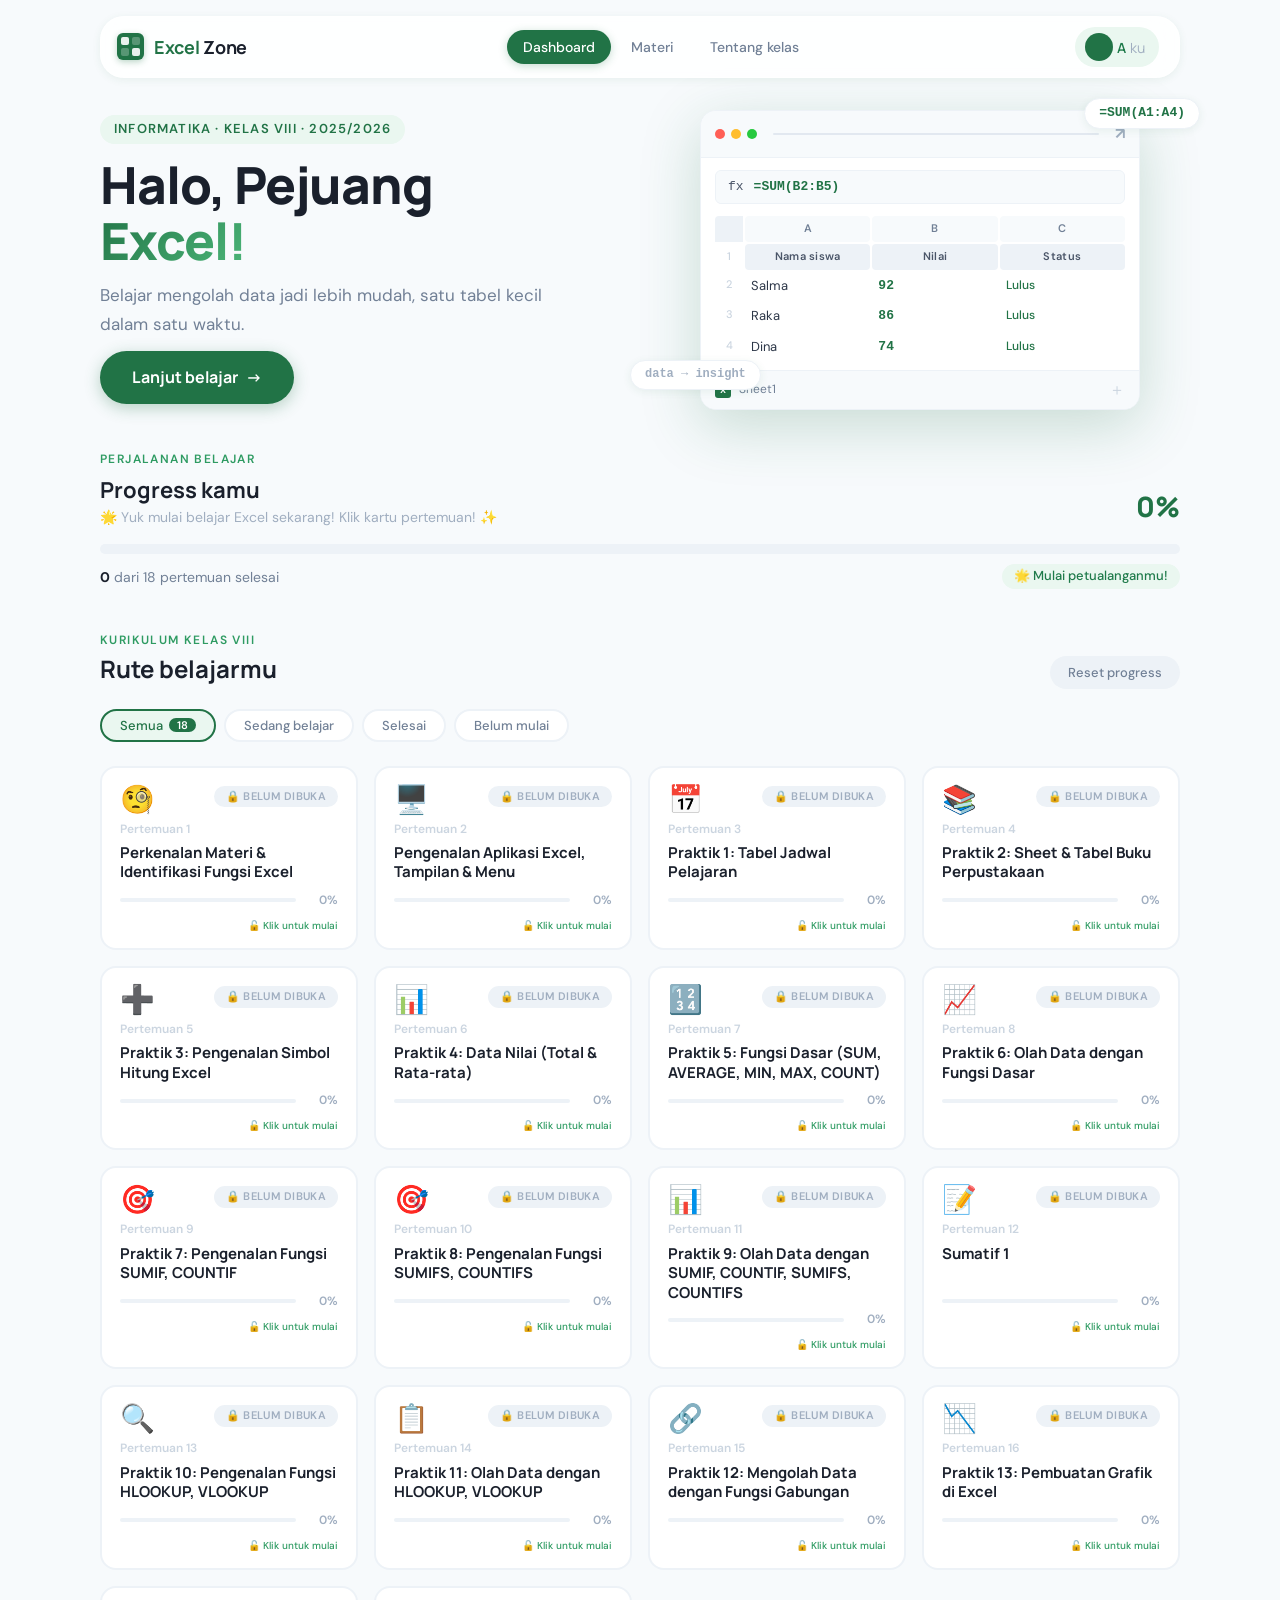
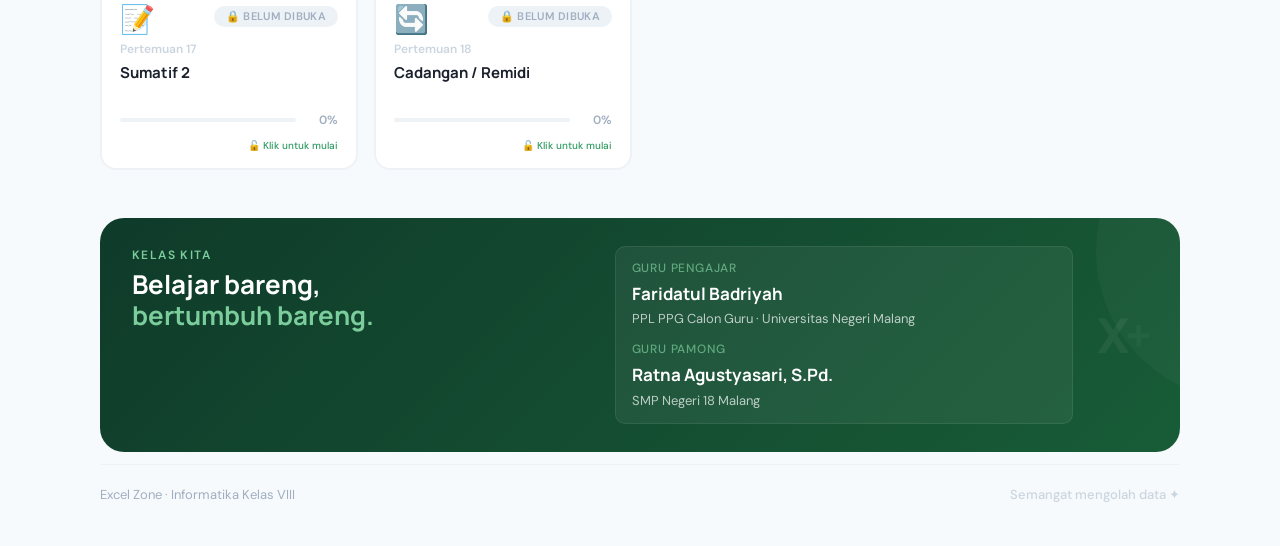
<file: index.html>
<!doctype html>
<html lang="id">
<head>
  <meta charset="UTF-8" />
  <meta name="viewport" content="width=device-width, initial-scale=1.0" />
  <meta name="theme-color" content="#217346" />
  <title>Excel Zone | Informatika Kelas VIII</title>
  <link rel="preconnect" href="https://fonts.googleapis.com" />
  <link rel="preconnect" href="https://fonts.gstatic.com" crossorigin />
  <link href="https://fonts.googleapis.com/css2?family=DM+Sans:wght@400;500;600;700&family=Manrope:wght@500;600;700;800&display=swap" rel="stylesheet" />
  <link rel="stylesheet" href="css/style.css" />
</head>
<body>
  <div class="app-shell">
    <header class="topbar">
      <a class="brand" href="#home" aria-label="Excel Zone beranda">
        <span class="brand-mark" aria-hidden="true"><span></span><span></span><span></span><span></span></span>
        <span><strong>Excel</strong> Zone</span>
      </a>
      <nav class="nav-links" aria-label="Navigasi utama">
        <a class="active" href="#home">Dashboard</a>
        <a href="#materi">Materi</a>
        <a href="#tentang">Tentang kelas</a>
      </nav>
      <button class="profile-button" id="profileButton" type="button" aria-label="Profil siswa">A<span>ku</span></button>
    </header>

    <main id="app">
      <section class="hero" id="home">
        <div class="hero-copy">
          <p class="eyebrow">INFORMATIKA · KELAS VIII · 2025/2026</p>
          <h1>Halo, Pejuang<br /><em>Excel!</em></h1>
          <p class="hero-text">Belajar mengolah data jadi lebih mudah, satu tabel kecil dalam satu waktu.</p>
          <a class="primary-button" href="#materi">Lanjut belajar <span>→</span></a>
        </div>
        <div class="hero-visual" aria-label="Ilustrasi spreadsheet Excel">
          <div class="sheet-window">
            <div class="sheet-toolbar"><span class="traffic red"></span><span class="traffic yellow"></span><span class="traffic green"></span><span class="toolbar-line"></span><span class="toolbar-icon">↗</span></div>
            <div class="sheet-body">
              <div class="sheet-formula">fx <span>=SUM(B2:B5)</span></div>
              <div class="sheet-grid">
                <div class="corner"></div><b>A</b><b>B</b><b>C</b>
                <span class="row-number">1</span><strong>Nama siswa</strong><strong>Nilai</strong><strong>Status</strong>
                <span class="row-number">2</span><span>Salma</span><span class="number">92</span><span class="status-cell">Lulus</span>
                <span class="row-number">3</span><span>Raka</span><span class="number">86</span><span class="status-cell">Lulus</span>
                <span class="row-number">4</span><span>Dina</span><span class="number">74</span><span class="status-cell">Lulus</span>
              </div>
            </div>
            <div class="sheet-tab"><span class="mini-logo">X</span> Sheet1 <span>＋</span></div>
          </div>
          <span class="float-note note-top">=SUM(A1:A4)</span><span class="float-note note-bottom">data → insight</span>
        </div>
      </section>

      <section class="progress-section" aria-labelledby="progressTitle">
        <div class="section-kicker">PERJALANAN BELAJAR</div>
        <div class="progress-heading"><div><h2 id="progressTitle">Progress kamu</h2><p id="motivation">Setiap langkah kecil membuatmu makin jago.</p></div><strong id="progressPercent">0%</strong></div>
        <div class="progress-track"><div id="progressBar"></div></div>
        <div class="progress-meta"><span><b id="completedCount">0</b> dari 18 pertemuan selesai</span><span id="badgeText">Badge berikutnya: Perunggu</span></div>
      </section>

      <section class="learning-section" id="materi">
        <div class="section-header"><div><div class="section-kicker">KURIKULUM KELAS VIII</div><h2>Rute belajarmu</h2></div><button class="small-button" id="resetButton" type="button">Reset progress</button></div>
        <div class="filter-row" role="group" aria-label="Filter pertemuan"><button class="filter active" data-filter="all">Semua <span>18</span></button><button class="filter" data-filter="progress">Sedang belajar</button><button class="filter" data-filter="done">Selesai</button><button class="filter" data-filter="locked">Belum mulai</button></div>
        <div class="lesson-grid" id="lessonGrid"></div>
      </section>

      <section class="class-band" id="tentang"><div><div class="section-kicker">KELAS KITA</div><h2>Belajar bareng,<br /><span>bertumbuh bareng.</span></h2></div><div class="teacher-info"><p>Guru pengajar</p><strong>Faridatul Badriyah</strong><span>PPL PPG Calon Guru · Universitas Negeri Malang</span><p class="mentor-label">Guru pamong</p><strong>Ratna Agustyasari, S.Pd.</strong><span>SMP Negeri 18 Malang</span></div><div class="band-ornament">X<span>+</span></div></section>
    </main>
    <footer><span>Excel Zone · Informatika Kelas VIII</span><span>Semangat mengolah data ✦</span></footer>
  </div>
  <dialog id="lessonDialog"><button class="dialog-close" id="dialogClose" aria-label="Tutup">×</button><div id="dialogContent"></div></dialog>
  <script src="js/main.js"></script>
</body>
</html>
</file>
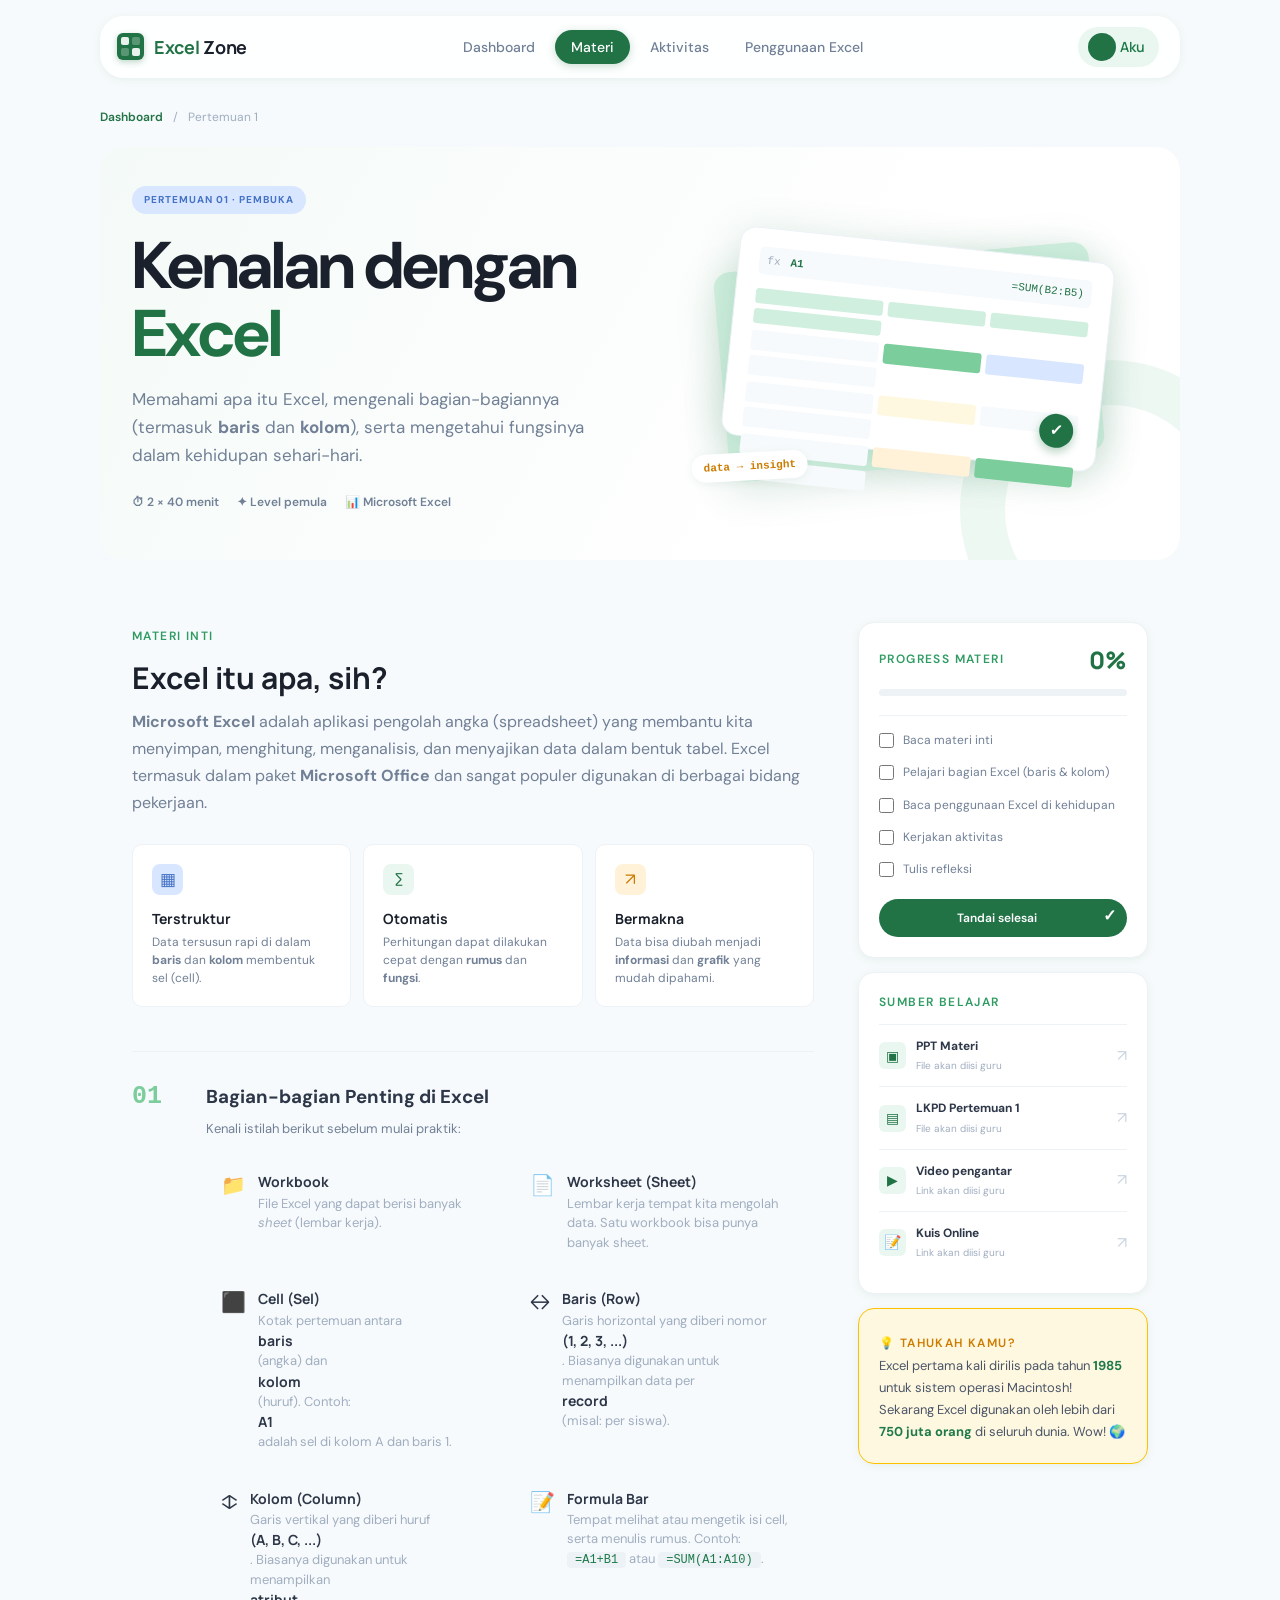
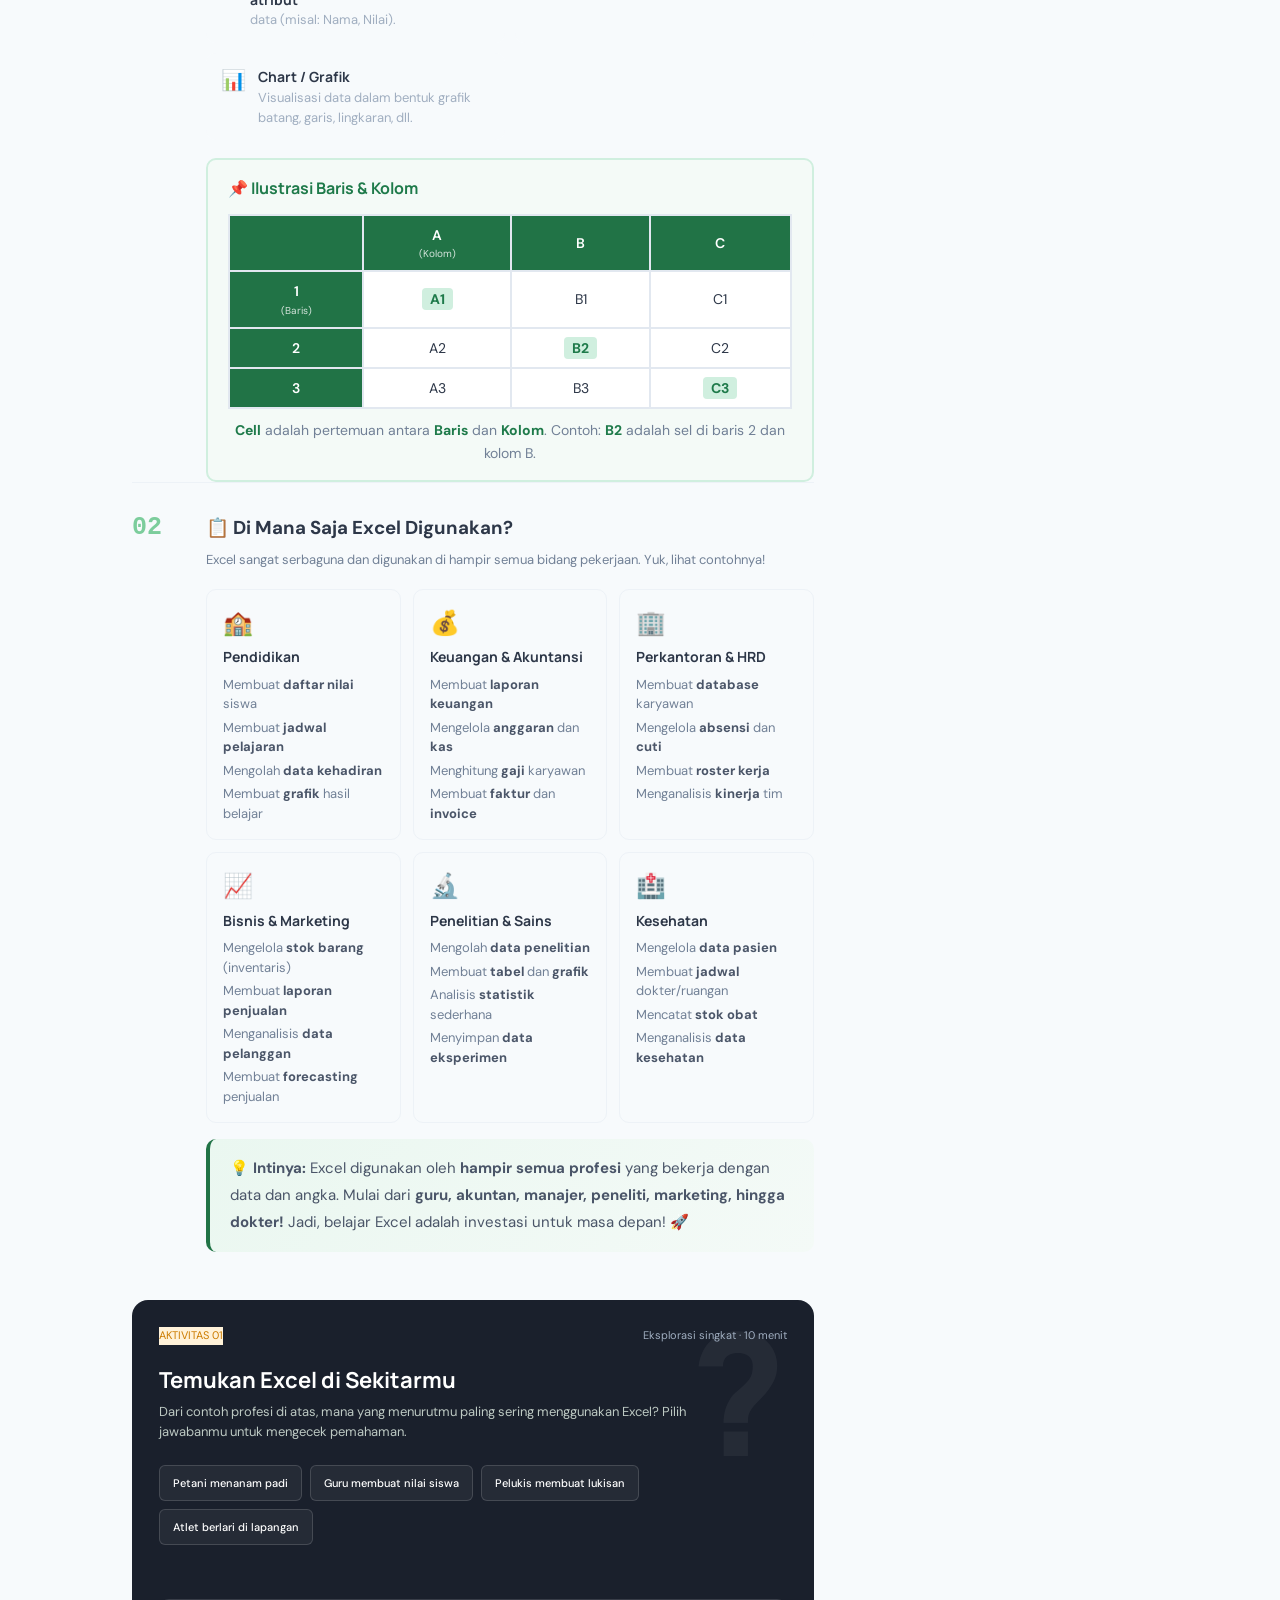
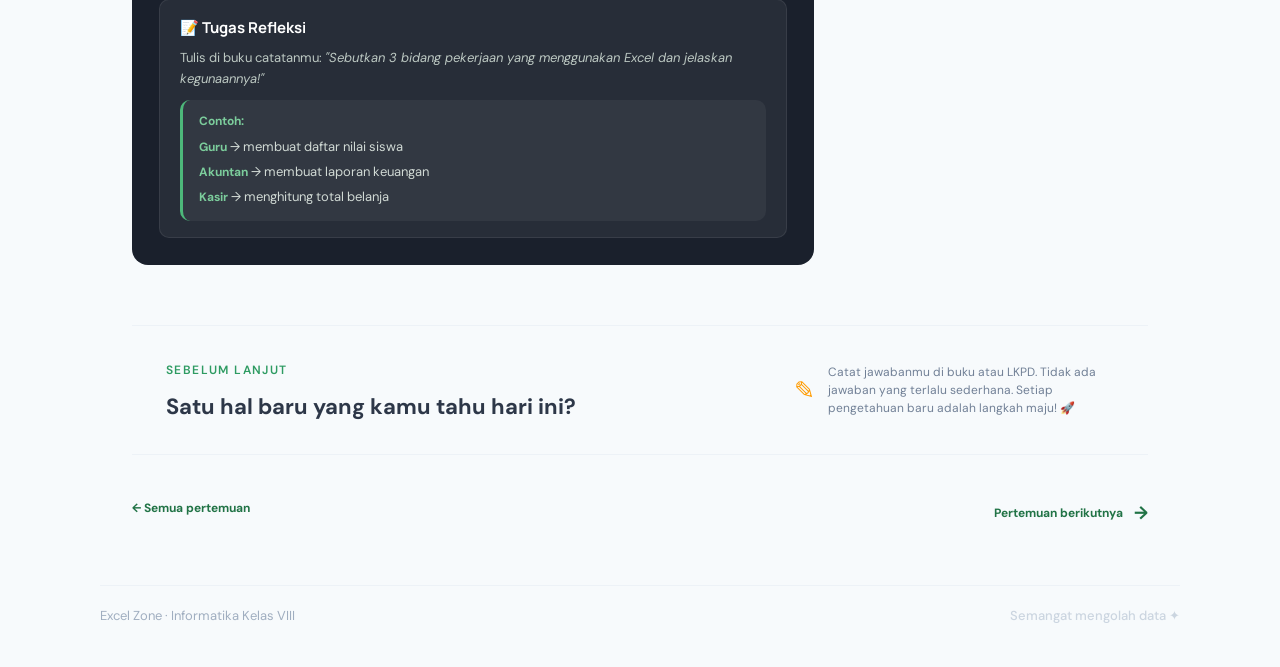
<file: pertemuan/1.html>
<!doctype html>
<html lang="id">
<head>
    <meta charset="UTF-8" />
    <meta name="viewport" content="width=device-width, initial-scale=1.0" />
    <meta name="theme-color" content="#217346" />
    <title>Pertemuan 1 | Excel Zone</title>
    <link rel="preconnect" href="https://fonts.googleapis.com" />
    <link rel="preconnect" href="https://fonts.gstatic.com" crossorigin />
    <link href="https://fonts.googleapis.com/css2?family=DM+Sans:wght@400;500;600;700&family=Manrope:wght@500;600;700;800&display=swap" rel="stylesheet" />
    <link rel="stylesheet" href="../css/style.css" />
    <link rel="stylesheet" href="../css/pertemuan.css" />
</head>
<body class="lesson-page">
    <div class="app-shell">
        <!-- ==================== TOPBAR ==================== -->
        <header class="topbar">
            <a class="brand" href="../index.html" aria-label="Kembali ke Excel Zone">
                <span class="brand-mark" aria-hidden="true">
                    <span></span><span></span><span></span><span></span>
                </span>
                <span><strong>Excel</strong> Zone</span>
            </a>
            <nav class="nav-links" aria-label="Navigasi utama">
                <a href="../index.html">Dashboard</a>
                <a class="active" href="#materi">Materi</a>
                <a href="#aktivitas">Aktivitas</a>
                <a href="#penggunaan">Penggunaan Excel</a>
            </nav>
            <a class="profile-button profile-link" href="../index.html" aria-label="Kembali ke dashboard">Aku</a>
        </header>

        <main>
            <!-- ==================== BREADCRUMB ==================== -->
            <div class="breadcrumb">
                <a href="../index.html">Dashboard</a>
                <span>/</span>
                <span>Pertemuan 1</span>
            </div>

            <!-- ==================== LESSON HERO ==================== -->
            <section class="lesson-hero">
                <div class="lesson-hero-copy">
                    <span class="lesson-label blue-label">PERTEMUAN 01 · PEMBUKA</span>
                    <h1>Kenalan dengan <br /><em>Excel</em></h1>
                    <p>Memahami apa itu Excel, mengenali bagian-bagiannya (termasuk <strong>baris</strong> dan <strong>kolom</strong>), serta mengetahui fungsinya dalam kehidupan sehari-hari.</p>
                    <div class="lesson-meta">
                        <span>⏱ 2 × 40 menit</span>
                        <span>✦ Level pemula</span>
                        <span>📊 Microsoft Excel</span>
                    </div>
                </div>
                <div class="lesson-art" aria-label="Ilustrasi data spreadsheet">
                    <div class="art-card art-back"></div>
                    <div class="art-card art-front">
                        <div class="art-head">
                            <span>fx</span>
                            <b>A1</b>
                            <span>=SUM(B2:B5)</span>
                        </div>
                        <div class="art-row art-title">
                            <i></i><i></i><i></i><i></i>
                        </div>
                        <div class="art-row">
                            <i></i><i class="fill-green"></i><i class="fill-blue"></i><i></i>
                        </div>
                        <div class="art-row">
                            <i></i><i class="fill-yellow"></i><i></i><i></i>
                        </div>
                        <div class="art-row">
                            <i></i><i class="fill-orange"></i><i class="fill-green"></i><i></i>
                        </div>
                        <div class="art-check">✓</div>
                    </div>
                    <span class="art-tag">data → insight</span>
                </div>
            </section>

            <!-- ==================== MATERI INTI ==================== -->
            <section class="lesson-layout" id="materi">
                <div class="main-column">
                    <!-- Heading -->
                    <div class="content-heading">
                        <span class="section-kicker">MATERI INTI</span>
                        <h2>Excel itu apa, sih?</h2>
                        <p>
                            <strong>Microsoft Excel</strong> adalah aplikasi pengolah angka (spreadsheet) yang membantu kita 
                            menyimpan, menghitung, menganalisis, dan menyajikan data dalam bentuk tabel. 
                            Excel termasuk dalam paket <strong>Microsoft Office</strong> dan sangat populer digunakan 
                            di berbagai bidang pekerjaan.
                        </p>
                    </div>

                    <!-- 3 Pilar Excel -->
                    <div class="insight-grid">
                        <article>
                            <span class="insight-icon blue-icon">▦</span>
                            <h3>Terstruktur</h3>
                            <p>Data tersusun rapi di dalam <strong>baris</strong> dan <strong>kolom</strong> membentuk sel (cell).</p>
                        </article>
                        <article>
                            <span class="insight-icon green-icon">∑</span>
                            <h3>Otomatis</h3>
                            <p>Perhitungan dapat dilakukan cepat dengan <strong>rumus</strong> dan <strong>fungsi</strong>.</p>
                        </article>
                        <article>
                            <span class="insight-icon orange-icon">↗</span>
                            <h3>Bermakna</h3>
                            <p>Data bisa diubah menjadi <strong>informasi</strong> dan <strong>grafik</strong> yang mudah dipahami.</p>
                        </article>
                    </div>

                    <!-- ==================== BAGIAN PENTING EXCEL ==================== -->
                    <div class="explain-block" id="bagian-excel">
                        <div class="block-number">01</div>
                        <div>
                            <h3>Bagian-bagian Penting di Excel</h3>
                            <p>Kenali istilah berikut sebelum mulai praktik:</p>

                            <!-- Komponen Excel -->
                            <div class="excel-components">
                                <div class="component-item">
                                    <span class="component-icon">📁</span>
                                    <div>
                                        <strong>Workbook</strong>
                                        <p>File Excel yang dapat berisi banyak <em>sheet</em> (lembar kerja).</p>
                                    </div>
                                </div>
                                <div class="component-item">
                                    <span class="component-icon">📄</span>
                                    <div>
                                        <strong>Worksheet (Sheet)</strong>
                                        <p>Lembar kerja tempat kita mengolah data. Satu workbook bisa punya banyak sheet.</p>
                                    </div>
                                </div>
                                <div class="component-item">
                                    <span class="component-icon">⬛</span>
                                    <div>
                                        <strong>Cell (Sel)</strong>
                                        <p>Kotak pertemuan antara <strong>baris</strong> (angka) dan <strong>kolom</strong> (huruf). 
                                        Contoh: <strong>A1</strong> adalah sel di kolom A dan baris 1.</p>
                                    </div>
                                </div>
                                <div class="component-item">
                                    <span class="component-icon">↔️</span>
                                    <div>
                                        <strong>Baris (Row)</strong>
                                        <p>Garis horizontal yang diberi nomor <strong>(1, 2, 3, ...)</strong>. 
                                        Biasanya digunakan untuk menampilkan data per <strong>record</strong> (misal: per siswa).</p>
                                    </div>
                                </div>
                                <div class="component-item">
                                    <span class="component-icon">↕️</span>
                                    <div>
                                        <strong>Kolom (Column)</strong>
                                        <p>Garis vertikal yang diberi huruf <strong>(A, B, C, ...)</strong>. 
                                        Biasanya digunakan untuk menampilkan <strong>atribut</strong> data (misal: Nama, Nilai).</p>
                                    </div>
                                </div>
                                <div class="component-item">
                                    <span class="component-icon">📝</span>
                                    <div>
                                        <strong>Formula Bar</strong>
                                        <p>Tempat melihat atau mengetik isi cell, serta menulis rumus. 
                                        Contoh: <code>=A1+B1</code> atau <code>=SUM(A1:A10)</code>.</p>
                                    </div>
                                </div>
                                <div class="component-item">
                                    <span class="component-icon">📊</span>
                                    <div>
                                        <strong>Chart / Grafik</strong>
                                        <p>Visualisasi data dalam bentuk grafik batang, garis, lingkaran, dll.</p>
                                    </div>
                                </div>
                            </div>

                            <!-- Ilustrasi Baris & Kolom -->
                            <div class="row-col-illustration">
                                <h4>📌 Ilustrasi Baris & Kolom</h4>
                                <div class="table-preview">
                                    <table class="excel-table">
                                        <tr>
                                            <th></th>
                                            <th>A <small>(Kolom)</small></th>
                                            <th>B</th>
                                            <th>C</th>
                                        </tr>
                                        <tr>
                                            <th>1 <small>(Baris)</small></th>
                                            <td><strong>A1</strong></td>
                                            <td>B1</td>
                                            <td>C1</td>
                                        </tr>
                                        <tr>
                                            <th>2</th>
                                            <td>A2</td>
                                            <td><strong>B2</strong></td>
                                            <td>C2</td>
                                        </tr>
                                        <tr>
                                            <th>3</th>
                                            <td>A3</td>
                                            <td>B3</td>
                                            <td><strong>C3</strong></td>
                                        </tr>
                                    </table>
                                    <p class="table-caption">
                                        <strong>Cell</strong> adalah pertemuan antara <strong>Baris</strong> dan <strong>Kolom</strong>.
                                        Contoh: <strong>B2</strong> adalah sel di baris 2 dan kolom B.
                                    </p>
                                </div>
                            </div>
                        </div>
                    </div>

                    <!-- ==================== PENGGUNAAN EXCEL ==================== -->
                    <div class="explain-block" id="penggunaan">
                        <div class="block-number">02</div>
                        <div>
                            <h3>📋 Di Mana Saja Excel Digunakan?</h3>
                            <p>
                                Excel sangat serbaguna dan digunakan di hampir semua bidang pekerjaan. 
                                Yuk, lihat contohnya!
                            </p>

                            <div class="use-cases-grid">
                                <div class="use-case">
                                    <span class="use-icon">🏫</span>
                                    <h4>Pendidikan</h4>
                                    <ul>
                                        <li>Membuat <strong>daftar nilai</strong> siswa</li>
                                        <li>Membuat <strong>jadwal pelajaran</strong></li>
                                        <li>Mengolah <strong>data kehadiran</strong></li>
                                        <li>Membuat <strong>grafik</strong> hasil belajar</li>
                                    </ul>
                                </div>
                                <div class="use-case">
                                    <span class="use-icon">💰</span>
                                    <h4>Keuangan & Akuntansi</h4>
                                    <ul>
                                        <li>Membuat <strong>laporan keuangan</strong></li>
                                        <li>Mengelola <strong>anggaran</strong> dan <strong>kas</strong></li>
                                        <li>Menghitung <strong>gaji</strong> karyawan</li>
                                        <li>Membuat <strong>faktur</strong> dan <strong>invoice</strong></li>
                                    </ul>
                                </div>
                                <div class="use-case">
                                    <span class="use-icon">🏢</span>
                                    <h4>Perkantoran & HRD</h4>
                                    <ul>
                                        <li>Membuat <strong>database</strong> karyawan</li>
                                        <li>Mengelola <strong>absensi</strong> dan <strong>cuti</strong></li>
                                        <li>Membuat <strong>roster kerja</strong></li>
                                        <li>Menganalisis <strong>kinerja</strong> tim</li>
                                    </ul>
                                </div>
                                <div class="use-case">
                                    <span class="use-icon">📈</span>
                                    <h4>Bisnis & Marketing</h4>
                                    <ul>
                                        <li>Mengelola <strong>stok barang</strong> (inventaris)</li>
                                        <li>Membuat <strong>laporan penjualan</strong></li>
                                        <li>Menganalisis <strong>data pelanggan</strong></li>
                                        <li>Membuat <strong>forecasting</strong> penjualan</li>
                                    </ul>
                                </div>
                                <div class="use-case">
                                    <span class="use-icon">🔬</span>
                                    <h4>Penelitian & Sains</h4>
                                    <ul>
                                        <li>Mengolah <strong>data penelitian</strong></li>
                                        <li>Membuat <strong>tabel</strong> dan <strong>grafik</strong></li>
                                        <li>Analisis <strong>statistik</strong> sederhana</li>
                                        <li>Menyimpan <strong>data eksperimen</strong></li>
                                    </ul>
                                </div>
                                <div class="use-case">
                                    <span class="use-icon">🏥</span>
                                    <h4>Kesehatan</h4>
                                    <ul>
                                        <li>Mengelola <strong>data pasien</strong></li>
                                        <li>Membuat <strong>jadwal</strong> dokter/ruangan</li>
                                        <li>Mencatat <strong>stok obat</strong></li>
                                        <li>Menganalisis <strong>data kesehatan</strong></li>
                                    </ul>
                                </div>
                            </div>

                            <div class="use-case-summary">
                                <p>
                                    💡 <strong>Intinya:</strong> Excel digunakan oleh <strong>hampir semua profesi</strong> 
                                    yang bekerja dengan data dan angka. Mulai dari <strong>guru, akuntan, manajer, 
                                    peneliti, marketing, hingga dokter!</strong> 
                                    Jadi, belajar Excel adalah investasi untuk masa depan! 🚀
                                </p>
                            </div>
                        </div>
                    </div>

                    <!-- ==================== AKTIVITAS ==================== -->
                    <div class="practice-panel" id="aktivitas">
                        <div class="practice-header">
                            <span class="orange-label">AKTIVITAS 01</span>
                            <span>Eksplorasi singkat · 10 menit</span>
                        </div>
                        <h2>Temukan Excel di Sekitarmu</h2>
                        <p>
                            Dari contoh profesi di atas, mana yang menurutmu paling sering menggunakan Excel? 
                            Pilih jawabanmu untuk mengecek pemahaman.
                        </p>
                        <div class="answer-list">
                            <button data-answer="wrong" type="button">Petani menanam padi</button>
                            <button data-answer="correct" type="button">Guru membuat nilai siswa</button>
                            <button data-answer="wrong" type="button">Pelukis membuat lukisan</button>
                            <button data-answer="wrong" type="button">Atlet berlari di lapangan</button>
                        </div>
                        <p class="answer-feedback" id="answerFeedback" aria-live="polite"></p>

                        <div class="reflection-prompt">
                            <h4>📝 Tugas Refleksi</h4>
                            <p>
                                Tulis di buku catatanmu: 
                                <em>"Sebutkan 3 bidang pekerjaan yang menggunakan Excel dan jelaskan kegunaannya!"</em>
                            </p>
                            <div class="example-answer">
                                <strong>Contoh:</strong>
                                <ul>
                                    <li><strong>Guru</strong> → membuat daftar nilai siswa</li>
                                    <li><strong>Akuntan</strong> → membuat laporan keuangan</li>
                                    <li><strong>Kasir</strong> → menghitung total belanja</li>
                                </ul>
                            </div>
                        </div>
                    </div>
                </div>

                <!-- ==================== SIDEBAR ==================== -->
                <aside class="lesson-sidebar">
                    <!-- Progress Card -->
                    <div class="side-card progress-card">
                        <div class="side-card-top">
                            <span class="section-kicker">PROGRESS MATERI</span>
                            <strong id="lessonProgress">0%</strong>
                        </div>
                        <div class="mini-progress">
                            <div id="lessonProgressBar" style="width: 0%;"></div>
                        </div>
                        <div class="check-list">
                            <!-- data-check harus sesuai dengan yang ada di JS -->
                            <label>
                                <input type="checkbox" data-check="materi" />
                                <span>Baca materi inti</span>
                            </label>
                            <label>
                                <input type="checkbox" data-check="bagian" />
                                <span>Pelajari bagian Excel (baris & kolom)</span>
                            </label>
                            <label>
                                <input type="checkbox" data-check="penggunaan" />
                                <span>Baca penggunaan Excel di kehidupan</span>
                            </label>
                            <label>
                                <input type="checkbox" data-check="aktivitas" />
                                <span>Kerjakan aktivitas</span>
                            </label>
                            <label>
                                <input type="checkbox" data-check="refleksi" />
                                <span>Tulis refleksi</span>
                            </label>
                        </div>
                        <button class="complete-lesson" id="completeLesson" type="button">
                            Tandai selesai <span>✓</span>
                        </button>
                    </div>

                    <!-- Resource Card -->
                    <div class="side-card resource-card">
                        <span class="section-kicker">SUMBER BELAJAR</span>
                        <a class="resource-link" href="#" onclick="return false">
                            <span>▣</span>
                            <span>
                                <b>PPT Materi</b>
                                <small>File akan diisi guru</small>
                            </span>
                            <i>↗</i>
                        </a>
                        <a class="resource-link" href="#" onclick="return false">
                            <span>▤</span>
                            <span>
                                <b>LKPD Pertemuan 1</b>
                                <small>File akan diisi guru</small>
                            </span>
                            <i>↗</i>
                        </a>
                        <a class="resource-link" href="#" onclick="return false">
                            <span>▶</span>
                            <span>
                                <b>Video pengantar</b>
                                <small>Link akan diisi guru</small>
                            </span>
                            <i>↗</i>
                        </a>
                        <a class="resource-link" href="#" onclick="return false">
                            <span>📝</span>
                            <span>
                                <b>Kuis Online</b>
                                <small>Link akan diisi guru</small>
                            </span>
                            <i>↗</i>
                        </a>
                    </div>

                    <!-- Quick Tip -->
                    <div class="side-card tip-card">
                        <span class="section-kicker">💡 TAHUKAH KAMU?</span>
                        <p>
                            Excel pertama kali dirilis pada tahun <strong>1985</strong> untuk sistem operasi Macintosh!
                            Sekarang Excel digunakan oleh lebih dari <strong>750 juta orang</strong> di seluruh dunia.
                            Wow! 🌍
                        </p>
                    </div>
                </aside>
            </section>

            <!-- ==================== REFLEKSI ==================== -->
            <section class="reflection" id="refleksi">
                <div>
                    <span class="section-kicker">SEBELUM LANJUT</span>
                    <h2>Satu hal baru yang kamu tahu hari ini?</h2>
                </div>
                <div class="reflection-note">
                    <span>✎</span>
                    <p>
                        Catat jawabanmu di buku atau LKPD. 
                        Tidak ada jawaban yang terlalu sederhana. 
                        Setiap pengetahuan baru adalah langkah maju! 🚀
                    </p>
                </div>
            </section>

            <!-- ==================== NAVIGASI ==================== -->
            <nav class="lesson-navigation" aria-label="Navigasi pertemuan">
                <a href="../index.html#materi">← Semua pertemuan</a>
                <a class="next-link" href="../pertemuan/pertemuan2.html">
                    Pertemuan berikutnya <span>→</span>
                </a>
            </nav>
        </main>

        <!-- ==================== FOOTER ==================== -->
        <footer>
            <span>Excel Zone · Informatika Kelas VIII</span>
            <span>Semangat mengolah data ✦</span>
        </footer>
    </div>

    <!-- ==================== JAVASCRIPT ==================== -->
    <script src="../js/pertemuan-1.js"></script>
</body>
</html>
</file>
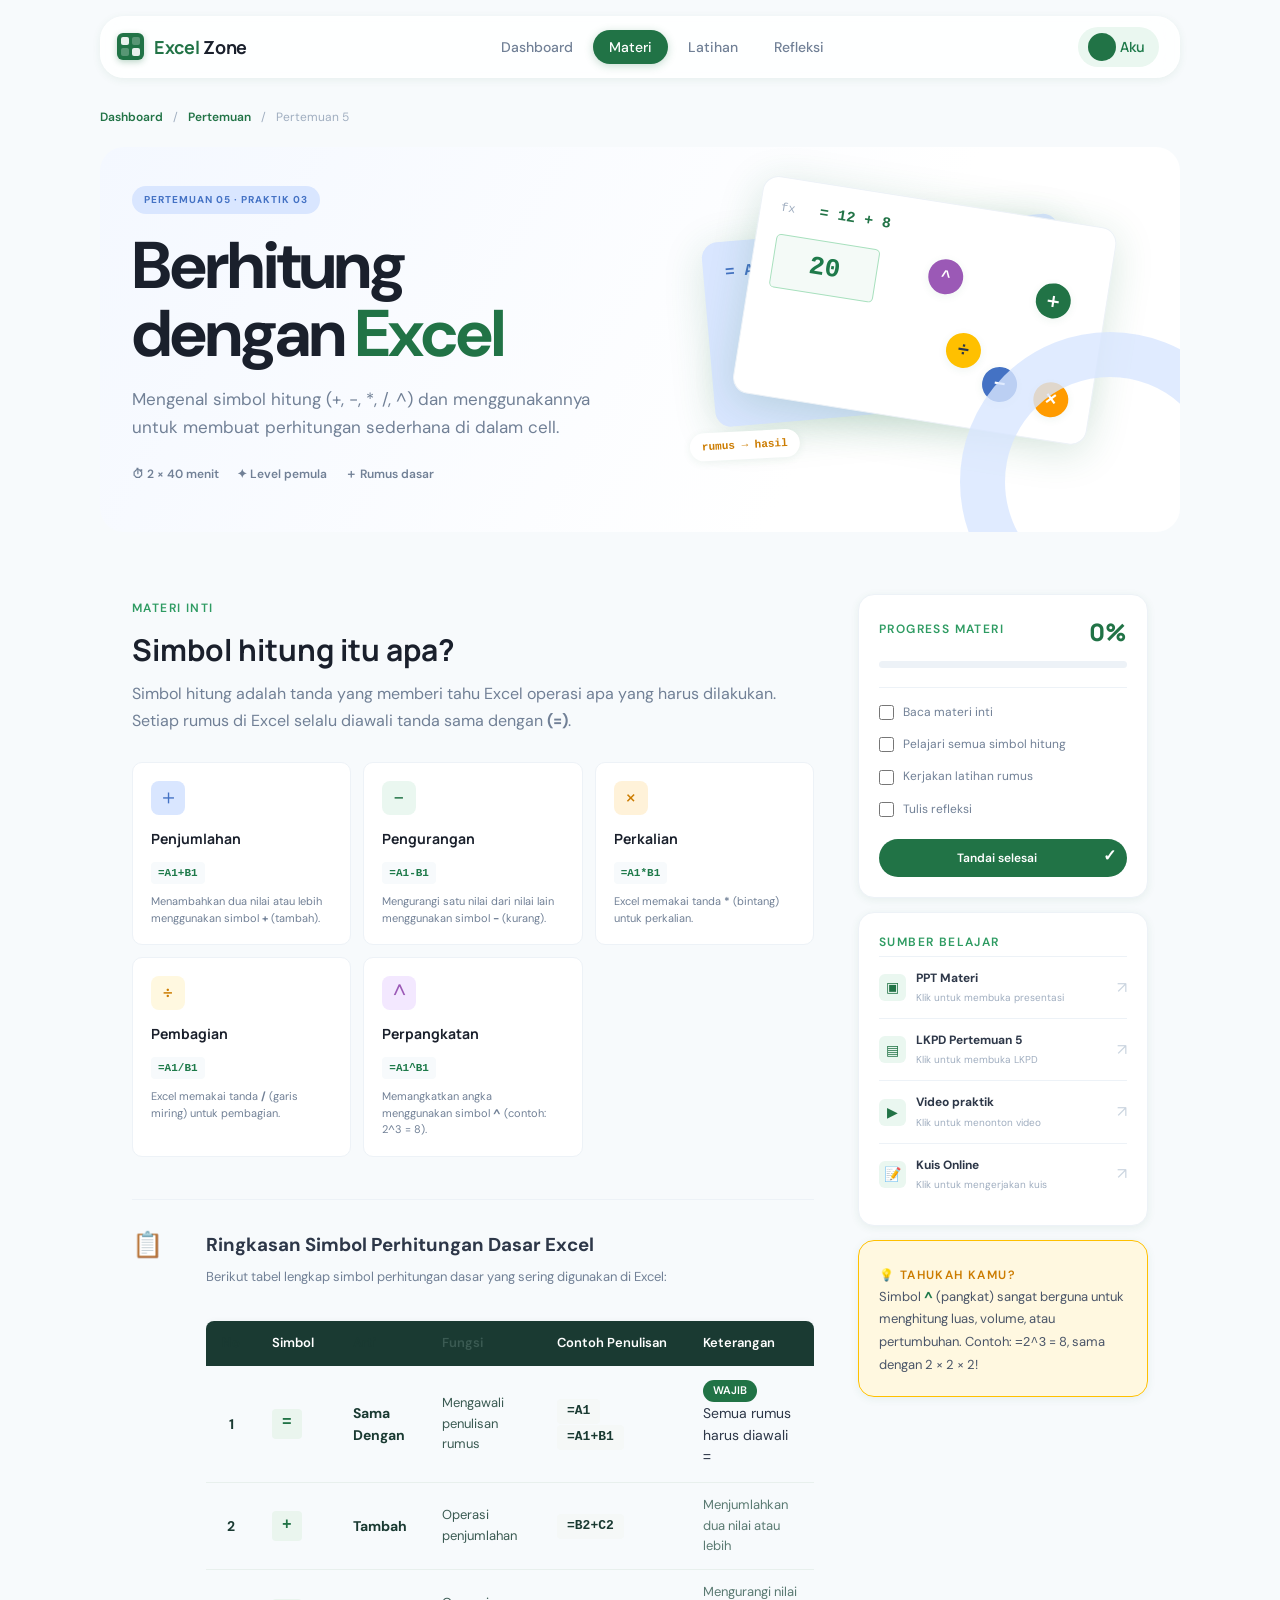
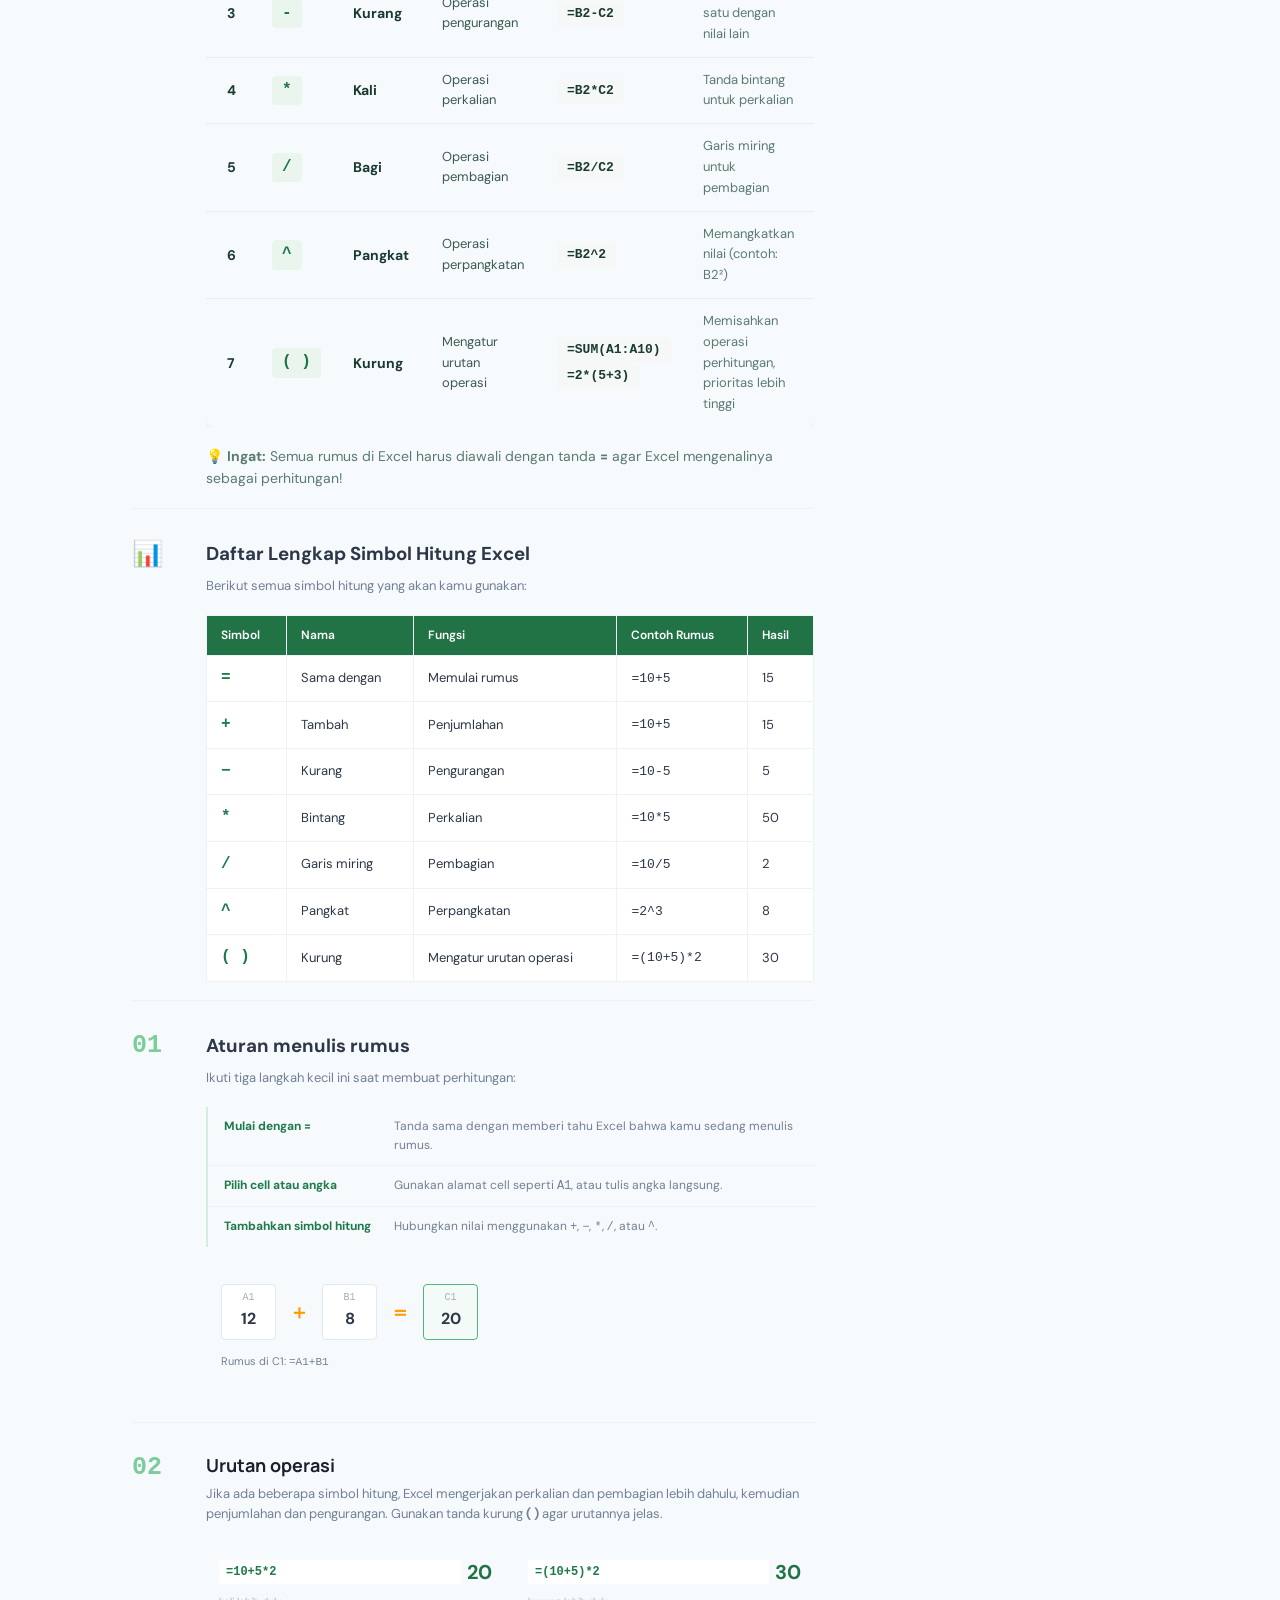
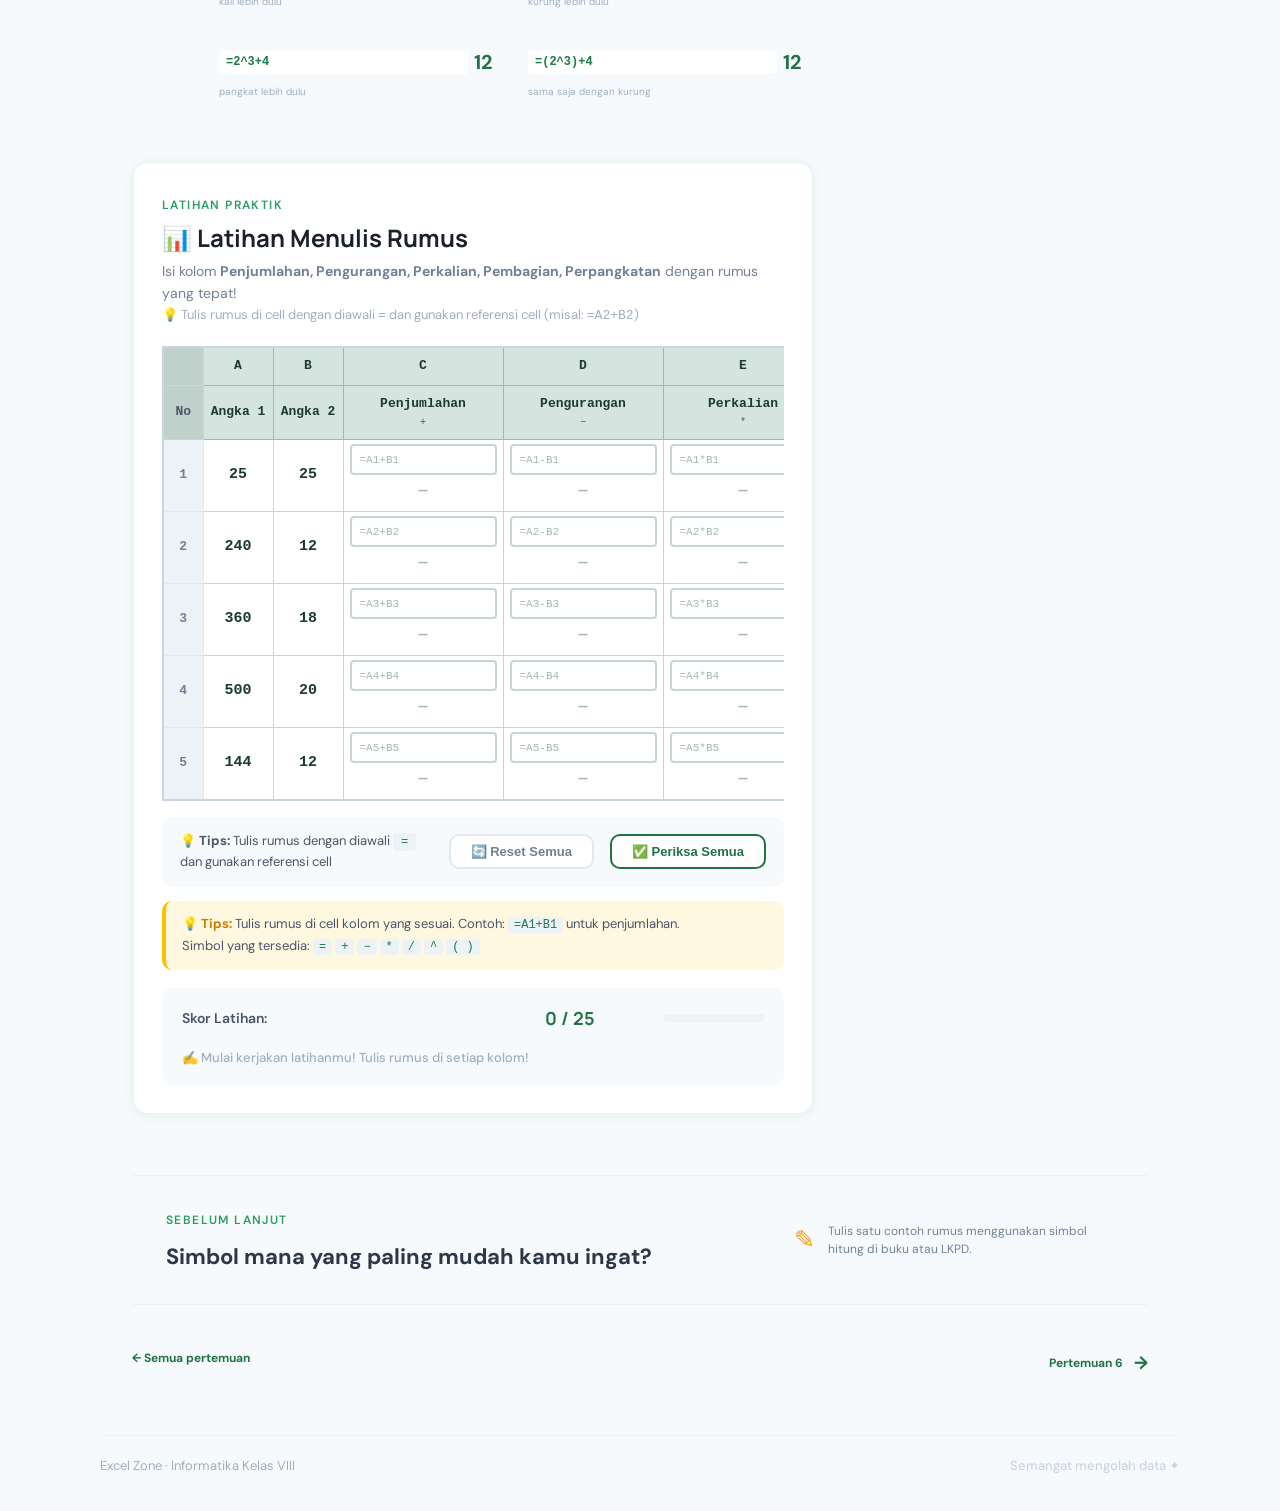
<file: pertemuan/5.html>
<!doctype html>
<html lang="id">
<head>
    <meta charset="UTF-8" />
    <meta name="viewport" content="width=device-width, initial-scale=1.0" />
    <meta name="theme-color" content="#217346" />
    <title>Pertemuan 5 | Excel Zone</title>
    <link rel="preconnect" href="https://fonts.googleapis.com" />
    <link rel="preconnect" href="https://fonts.gstatic.com" crossorigin />
    <link href="https://fonts.googleapis.com/css2?family=DM+Sans:wght@400;500;600;700&family=Manrope:wght@500;600;700;800&display=swap" rel="stylesheet" />
    <link rel="stylesheet" href="../css/style.css" />
    <link rel="stylesheet" href="../css/pertemuan.css" />
    <link rel="stylesheet" href="../css/pertemuan-5.css" />
    <style>
        /* ============================================
           PERBAIKAN SPREADSHEET - HEADER KOLOM & BARIS
           ============================================ */
        
        /* Header kolom (A, B, C, D, E, F, G) */
        .spreadsheet-table .col-header {
            background: #d6e4e0;
            color: #1a3a32;
            font-weight: 700;
            font-size: 13px;
            text-align: center;
            padding: 8px 6px;
            border: 1px solid #a0b8b2;
            min-width: 70px;
            font-family: 'Courier New', monospace;
        }

        .spreadsheet-table .col-header:first-child {
            min-width: 40px;
            background: #c0d0ca;
        }

        /* Header baris (1, 2, 3, 4, 5) */
        .spreadsheet-table .row-header {
            background: #d6e4e0;
            color: #1a3a32;
            font-weight: 700;
            font-size: 13px;
            text-align: center;
            padding: 8px 4px;
            border: 1px solid #a0b8b2;
            min-width: 35px;
            font-family: 'Courier New', monospace;
        }

        /* Cell data (nilai angka) */
        .spreadsheet-table .cell-data {
            padding: 8px 10px;
            border: 1px solid #c8d6d0;
            text-align: center;
            background: white;
            font-weight: 600;
            font-size: 15px;
            color: #1a3a32;
            min-width: 70px;
            font-family: 'Courier New', monospace;
        }

        /* Cell untuk input rumus */
        .spreadsheet-table .cell-formula-wrap {
            padding: 4px 6px;
            border: 1px solid #c8d6d0;
            background: white;
            min-width: 160px;
            position: relative;
        }

        .spreadsheet-table .cell-formula-wrap .formula-input {
            width: 100%;
            padding: 6px 8px;
            border: 2px solid #c8d6d0;
            border-radius: 4px;
            font-size: 13px;
            font-family: 'Courier New', monospace;
            font-weight: 600;
            text-align: left;
            transition: border-color 0.2s, box-shadow 0.2s;
            background: white;
            color: #1a3a32;
            box-sizing: border-box;
        }

        .spreadsheet-table .cell-formula-wrap .formula-input:focus {
            outline: none;
            border-color: #217346;
            box-shadow: 0 0 0 3px rgba(33, 115, 70, 0.15);
        }

        .spreadsheet-table .cell-formula-wrap .formula-input::placeholder {
            color: #a0b8b2;
            font-weight: 400;
            font-size: 11px;
        }

        .spreadsheet-table .cell-formula-wrap .formula-input.correct {
            border-color: #217346;
            background: #eaf5ee;
        }

        .spreadsheet-table .cell-formula-wrap .formula-input.wrong {
            border-color: #c0392b;
            background: #fde8e8;
        }

        /* Hasil di dalam cell */
        .spreadsheet-table .cell-formula-wrap .cell-result {
            padding: 4px 8px;
            font-size: 15px;
            font-weight: 700;
            color: #a0b8b2;
            text-align: center;
            min-height: 26px;
            font-family: 'Courier New', monospace;
        }

        .spreadsheet-table .cell-formula-wrap .cell-result.has-result {
            color: #217346;
        }

        /* Hover effect seperti Excel */
        .spreadsheet-table tbody tr:hover .cell-data {
            background: #eaf5ee;
        }

        .spreadsheet-table tbody tr:hover .row-header {
            background: #b8cec6;
        }

        /* ============================================
           TABEL SIMBOL RINGKAS (dari gambar)
           AUTO FIT KE KONTEN
           ============================================ */
        .symbol-summary-table {
            width: auto;
            min-width: 100%;
            border-collapse: collapse;
            font-size: 14px;
            margin-top: 16px;
            border-radius: 8px;
            overflow: hidden;
            box-shadow: 0 2px 8px rgba(0,0,0,0.06);
            table-layout: auto;
        }

        .symbol-summary-table thead {
            background: #1a3a32;
            color: white;
        }

        .symbol-summary-table th {
            padding: 12px 16px;
            text-align: left;
            font-weight: 600;
            font-size: 13px;
            white-space: nowrap;
        }

        .symbol-summary-table td {
            padding: 12px 16px;
            border-bottom: 1px solid #e8f0ed;
            vertical-align: middle;
        }

        .symbol-summary-table tbody tr:last-child td {
            border-bottom: none;
        }

        .symbol-summary-table tbody tr:hover {
            background: #f0f7f4;
        }

        .symbol-summary-table .symbol-code {
            font-family: 'Courier New', monospace;
            font-weight: 700;
            font-size: 16px;
            color: #217346;
            background: #eaf5ee;
            padding: 2px 10px;
            border-radius: 4px;
            display: inline-block;
            white-space: nowrap;
        }

        .symbol-summary-table .example-code {
            font-family: 'Courier New', monospace;
            font-weight: 600;
            color: #1a3a32;
            background: #f5f8f7;
            padding: 2px 10px;
            border-radius: 4px;
            display: inline-block;
            font-size: 13px;
            white-space: nowrap;
        }

        .symbol-summary-table .function-badge {
            background: #217346;
            color: white;
            padding: 2px 10px;
            border-radius: 12px;
            font-size: 11px;
            font-weight: 600;
            display: inline-block;
            white-space: nowrap;
        }

        .symbol-summary-table .note-text {
            color: #5a7a72;
            font-size: 13px;
        }

        .symbol-summary-table .col-no {
            text-align: center;
            font-weight: 700;
            color: #1a3a32;
        }

        .symbol-summary-table .col-arti {
            font-weight: 600;
            color: #1a3a32;
        }

        .symbol-summary-table .col-fungsi {
            color: #3a5a52;
            font-size: 13px;
        }

        /* Perbaikan untuk header tabel */
        .symbol-summary-table th .th-wrap {
            display: flex;
            align-items: center;
            gap: 4px;
            white-space: nowrap;
        }

        .symbol-summary-table th .th-wrap .th-icon {
            font-size: 11px;
            opacity: 0.7;
        }

        @media (max-width: 768px) {
            .symbol-summary-table {
                font-size: 12px;
                width: 100%;
            }
            .symbol-summary-table th,
            .symbol-summary-table td {
                padding: 8px 10px;
            }
            .symbol-summary-table .symbol-code {
                font-size: 13px;
                padding: 2px 8px;
            }
            .symbol-summary-table .example-code {
                font-size: 11px;
                padding: 2px 8px;
            }
            .symbol-summary-table th {
                white-space: normal;
                font-size: 11px;
                padding: 6px 8px;
            }
            .symbol-summary-table th .th-wrap {
                white-space: normal;
                flex-wrap: wrap;
            }
        }

        @media (max-width: 520px) {
            .symbol-summary-table {
                font-size: 10px;
                width: 100%;
            }
            .symbol-summary-table th,
            .symbol-summary-table td {
                padding: 6px 6px;
            }
            .symbol-summary-table .symbol-code {
                font-size: 11px;
                padding: 2px 6px;
            }
            .symbol-summary-table .example-code {
                font-size: 9px;
                padding: 2px 6px;
            }
            .symbol-summary-table .function-badge {
                font-size: 8px;
                padding: 1px 6px;
            }
            .symbol-summary-table .col-fungsi {
                font-size: 9px;
            }
            .symbol-summary-table th {
                font-size: 9px;
                padding: 4px 4px;
            }
            .symbol-summary-table th .th-wrap {
                white-space: normal;
                flex-wrap: wrap;
                gap: 2px;
            }
            .symbol-summary-table th .th-wrap .th-icon {
                font-size: 8px;
            }
        }

        /* Responsive lainnya */
        @media (max-width: 800px) {
            .spreadsheet-table .col-header {
                font-size: 11px;
                min-width: 50px;
                padding: 6px 4px;
            }
            .spreadsheet-table .cell-data {
                font-size: 13px;
                min-width: 50px;
                padding: 6px 6px;
            }
            .spreadsheet-table .cell-formula-wrap {
                min-width: 120px;
            }
            .spreadsheet-table .cell-formula-wrap .formula-input {
                font-size: 11px;
                padding: 4px 6px;
            }
            .spreadsheet-table .row-header {
                font-size: 11px;
                min-width: 28px;
                padding: 6px 3px;
            }
        }

        @media (max-width: 520px) {
            .spreadsheet-table .col-header {
                font-size: 9px;
                min-width: 35px;
                padding: 4px 3px;
            }
            .spreadsheet-table .col-header:first-child {
                min-width: 25px;
            }
            .spreadsheet-table .cell-data {
                font-size: 11px;
                min-width: 35px;
                padding: 4px 4px;
            }
            .spreadsheet-table .cell-formula-wrap {
                min-width: 80px;
                padding: 2px 4px;
            }
            .spreadsheet-table .cell-formula-wrap .formula-input {
                font-size: 9px;
                padding: 3px 4px;
                min-width: 60px;
            }
            .spreadsheet-table .cell-formula-wrap .cell-result {
                font-size: 11px;
                min-height: 20px;
                padding: 2px 4px;
            }
            .spreadsheet-table .row-header {
                font-size: 9px;
                min-width: 22px;
                padding: 4px 2px;
            }
        }
    </style>
</head>
<body class="lesson-page">
    <div class="app-shell">
        <!-- ==================== TOPBAR ==================== -->
        <header class="topbar">
            <a class="brand" href="../index.html" aria-label="Kembali ke Excel Zone">
                <span class="brand-mark" aria-hidden="true">
                    <span></span><span></span><span></span><span></span>
                </span>
                <span><strong>Excel</strong> Zone</span>
            </a>
            <nav class="nav-links" aria-label="Navigasi utama">
                <a href="../index.html">Dashboard</a>
                <a class="active" href="#materi">Materi</a>
                <a href="#latihan">Latihan</a>
                <a href="#refleksi">Refleksi</a>
            </nav>
            <a class="profile-button profile-link" href="../index.html" aria-label="Kembali ke dashboard">Aku</a>
        </header>

        <main>
            <!-- ==================== BREADCRUMB ==================== -->
            <div class="breadcrumb">
                <a href="../index.html">Dashboard</a>
                <span>/</span>
                <a href="../index.html#materi">Pertemuan</a>
                <span>/</span>
                <span>Pertemuan 5</span>
            </div>

            <!-- ==================== HERO ==================== -->
            <section class="lesson-hero operator-hero">
                <div class="lesson-hero-copy">
                    <span class="lesson-label blue-label">PERTEMUAN 05 · PRAKTIK 03</span>
                    <h1>Berhitung<br />dengan <em>Excel</em></h1>
                    <p>Mengenal simbol hitung (+, -, *, /, ^) dan menggunakannya untuk membuat perhitungan sederhana di dalam cell.</p>
                    <div class="lesson-meta">
                        <span>⏱ 2 × 40 menit</span>
                        <span>✦ Level pemula</span>
                        <span>＋ Rumus dasar</span>
                    </div>
                </div>
                <div class="operator-art" aria-label="Ilustrasi simbol hitung Excel">
                    <div class="operator-card back-card">= A1 + B1</div>
                    <div class="operator-card main-card">
                        <span class="formula-label">fx</span>
                        <strong>= 12 + 8</strong>
                        <div class="operator-result">20</div>
                        <div class="operator-symbol symbol-plus">＋</div>
                        <div class="operator-symbol symbol-minus">−</div>
                        <div class="operator-symbol symbol-times">×</div>
                        <div class="operator-symbol symbol-divide">÷</div>
                        <div class="operator-symbol symbol-pow">^</div>
                    </div>
                    <span class="operator-tag">rumus → hasil</span>
                </div>
            </section>

            <!-- ==================== MATERI ==================== -->
            <section class="lesson-layout" id="materi">
                <div class="main-column">
                    <!-- Heading -->
                    <div class="content-heading">
                        <span class="section-kicker">MATERI INTI</span>
                        <h2>Simbol hitung itu apa?</h2>
                        <p>Simbol hitung adalah tanda yang memberi tahu Excel operasi apa yang harus dilakukan. Setiap rumus di Excel selalu diawali tanda sama dengan <strong>(=)</strong>.</p>
                    </div>

                    <!-- Operator Grid (5 simbol) -->
                    <div class="operator-grid">
                        <article>
                            <span class="math-icon blue-icon">＋</span>
                            <h3>Penjumlahan</h3>
                            <code>=A1+B1</code>
                            <p>Menambahkan dua nilai atau lebih menggunakan simbol <strong>+</strong> (tambah).</p>
                        </article>
                        <article>
                            <span class="math-icon green-icon">−</span>
                            <h3>Pengurangan</h3>
                            <code>=A1-B1</code>
                            <p>Mengurangi satu nilai dari nilai lain menggunakan simbol <strong>−</strong> (kurang).</p>
                        </article>
                        <article>
                            <span class="math-icon orange-icon">×</span>
                            <h3>Perkalian</h3>
                            <code>=A1*B1</code>
                            <p>Excel memakai tanda <strong>*</strong> (bintang) untuk perkalian.</p>
                        </article>
                        <article>
                            <span class="math-icon yellow-icon">÷</span>
                            <h3>Pembagian</h3>
                            <code>=A1/B1</code>
                            <p>Excel memakai tanda <strong>/</strong> (garis miring) untuk pembagian.</p>
                        </article>
                        <article>
                            <span class="math-icon purple-icon">^</span>
                            <h3>Perpangkatan</h3>
                            <code>=A1^B1</code>
                            <p>Memangkatkan angka menggunakan simbol <strong>^</strong> (contoh: 2^3 = 8).</p>
                        </article>
                    </div>

                    <!-- TABEL RINGKAS SIMBOL (DARI GAMBAR) -->
                    <div class="explain-block" style="margin-top: 24px;">
                        <div class="block-number">📋</div>
                        <div>
                            <h3>Ringkasan Simbol Perhitungan Dasar Excel</h3>
                            <p>Berikut tabel lengkap simbol perhitungan dasar yang sering digunakan di Excel:</p>
                            <div class="symbol-table-wrap" style="overflow-x: auto;">
                                <table class="symbol-summary-table">
                                    <thead>
                                        <tr>
                                            <th class="col-no">No</th>
                                            <th>Simbol</th>
                                            <th class="col-arti">Arti</th>
                                            <th class="col-fungsi">Fungsi</th>
                                            <th>Contoh Penulisan</th>
                                            <th>Keterangan</th>
                                        </tr>
                                    </thead>
                                    <tbody>
                                        <tr>
                                            <td class="col-no"><strong>1</strong></td>
                                            <td><span class="symbol-code">=</span></td>
                                            <td class="col-arti"><strong>Sama Dengan</strong></td>
                                            <td class="col-fungsi">Mengawali penulisan rumus</td>
                                            <td><code class="example-code">=A1</code><br><code class="example-code">=A1+B1</code></td>
                                            <td><span class="function-badge">WAJIB</span> Semua rumus harus diawali <code>=</code></td>
                                        </tr>
                                        <tr>
                                            <td class="col-no"><strong>2</strong></td>
                                            <td><span class="symbol-code">+</span></td>
                                            <td class="col-arti"><strong>Tambah</strong></td>
                                            <td class="col-fungsi">Operasi penjumlahan</td>
                                            <td><code class="example-code">=B2+C2</code></td>
                                            <td class="note-text">Menjumlahkan dua nilai atau lebih</td>
                                        </tr>
                                        <tr>
                                            <td class="col-no"><strong>3</strong></td>
                                            <td><span class="symbol-code">-</span></td>
                                            <td class="col-arti"><strong>Kurang</strong></td>
                                            <td class="col-fungsi">Operasi pengurangan</td>
                                            <td><code class="example-code">=B2-C2</code></td>
                                            <td class="note-text">Mengurangi nilai satu dengan nilai lain</td>
                                        </tr>
                                        <tr>
                                            <td class="col-no"><strong>4</strong></td>
                                            <td><span class="symbol-code">*</span></td>
                                            <td class="col-arti"><strong>Kali</strong></td>
                                            <td class="col-fungsi">Operasi perkalian</td>
                                            <td><code class="example-code">=B2*C2</code></td>
                                            <td class="note-text">Tanda bintang untuk perkalian</td>
                                        </tr>
                                        <tr>
                                            <td class="col-no"><strong>5</strong></td>
                                            <td><span class="symbol-code">/</span></td>
                                            <td class="col-arti"><strong>Bagi</strong></td>
                                            <td class="col-fungsi">Operasi pembagian</td>
                                            <td><code class="example-code">=B2/C2</code></td>
                                            <td class="note-text">Garis miring untuk pembagian</td>
                                        </tr>
                                        <tr>
                                            <td class="col-no"><strong>6</strong></td>
                                            <td><span class="symbol-code">^</span></td>
                                            <td class="col-arti"><strong>Pangkat</strong></td>
                                            <td class="col-fungsi">Operasi perpangkatan</td>
                                            <td><code class="example-code">=B2^2</code></td>
                                            <td class="note-text">Memangkatkan nilai (contoh: B2²)</td>
                                        </tr>
                                        <tr>
                                            <td class="col-no"><strong>7</strong></td>
                                            <td><span class="symbol-code">( )</span></td>
                                            <td class="col-arti"><strong>Kurung</strong></td>
                                            <td class="col-fungsi">Mengatur urutan operasi</td>
                                            <td><code class="example-code">=SUM(A1:A10)</code><br><code class="example-code">=2*(5+3)</code></td>
                                            <td class="note-text">Memisahkan operasi perhitungan, prioritas lebih tinggi</td>
                                        </tr>
                                    </tbody>
                                </table>
                            </div>
                            <p style="margin-top: 12px; font-size: 14px; color: #5a7a72;">
                                💡 <strong>Ingat:</strong> Semua rumus di Excel harus diawali dengan tanda <strong>=</strong> agar Excel mengenalinya sebagai perhitungan!
                            </p>
                        </div>
                    </div>

                    <!-- Tabel Simbol Lengkap (detail) -->
                    <div class="explain-block">
                        <div class="block-number">📊</div>
                        <div>
                            <h3>Daftar Lengkap Simbol Hitung Excel</h3>
                            <p>Berikut semua simbol hitung yang akan kamu gunakan:</p>
                            <div class="symbol-table-wrap" style="overflow-x: auto;">
                                <table class="symbol-table">
                                    <thead>
                                        <tr>
                                            <th>Simbol</th>
                                            <th>Nama</th>
                                            <th>Fungsi</th>
                                            <th>Contoh Rumus</th>
                                            <th>Hasil</th>
                                        </tr>
                                    </thead>
                                    <tbody>
                                        <tr>
                                            <td>=</td>
                                            <td>Sama dengan</td>
                                            <td>Memulai rumus</td>
                                            <td><code>=10+5</code></td>
                                            <td>15</td>
                                        </tr>
                                        <tr>
                                            <td>+</td>
                                            <td>Tambah</td>
                                            <td>Penjumlahan</td>
                                            <td><code>=10+5</code></td>
                                            <td>15</td>
                                        </tr>
                                        <tr>
                                            <td>−</td>
                                            <td>Kurang</td>
                                            <td>Pengurangan</td>
                                            <td><code>=10-5</code></td>
                                            <td>5</td>
                                        </tr>
                                        <tr>
                                            <td>*</td>
                                            <td>Bintang</td>
                                            <td>Perkalian</td>
                                            <td><code>=10*5</code></td>
                                            <td>50</td>
                                        </tr>
                                        <tr>
                                            <td>/</td>
                                            <td>Garis miring</td>
                                            <td>Pembagian</td>
                                            <td><code>=10/5</code></td>
                                            <td>2</td>
                                        </tr>
                                        <tr>
                                            <td>^</td>
                                            <td>Pangkat</td>
                                            <td>Perpangkatan</td>
                                            <td><code>=2^3</code></td>
                                            <td>8</td>
                                        </tr>
                                        <tr>
                                            <td>( )</td>
                                            <td>Kurung</td>
                                            <td>Mengatur urutan operasi</td>
                                            <td><code>=(10+5)*2</code></td>
                                            <td>30</td>
                                        </tr>
                                    </tbody>
                                </table>
                            </div>
                        </div>
                    </div>

                    <!-- Aturan Menulis Rumus -->
                    <div class="explain-block">
                        <div class="block-number">01</div>
                        <div>
                            <h3>Aturan menulis rumus</h3>
                            <p>Ikuti tiga langkah kecil ini saat membuat perhitungan:</p>
                            <ol class="formula-steps">
                                <li>
                                    <b>Mulai dengan =</b>
                                    <span>Tanda sama dengan memberi tahu Excel bahwa kamu sedang menulis rumus.</span>
                                </li>
                                <li>
                                    <b>Pilih cell atau angka</b>
                                    <span>Gunakan alamat cell seperti <code>A1</code>, atau tulis angka langsung.</span>
                                </li>
                                <li>
                                    <b>Tambahkan simbol hitung</b>
                                    <span>Hubungkan nilai menggunakan <code>+</code>, <code>−</code>, <code>*</code>, <code>/</code>, atau <code>^</code>.</span>
                                </li>
                            </ol>
                            <div class="formula-example">
                                <div class="example-cell">
                                    <small>A1</small>
                                    <strong>12</strong>
                                </div>
                                <span>＋</span>
                                <div class="example-cell">
                                    <small>B1</small>
                                    <strong>8</strong>
                                </div>
                                <span>＝</span>
                                <div class="example-cell result-cell">
                                    <small>C1</small>
                                    <strong>20</strong>
                                </div>
                                <p>Rumus di C1: <code>=A1+B1</code></p>
                            </div>
                        </div>
                    </div>

                    <!-- Urutan Operasi -->
                    <div class="explain-block order-block">
                        <div class="block-number">02</div>
                        <div>
                            <h3>Urutan operasi</h3>
                            <p>Jika ada beberapa simbol hitung, Excel mengerjakan perkalian dan pembagian lebih dahulu, kemudian penjumlahan dan pengurangan. Gunakan tanda kurung <strong>( )</strong> agar urutannya jelas.</p>
                            <div class="order-comparison">
                                <div>
                                    <code>=10+5*2</code>
                                    <strong>20</strong>
                                    <span>kali lebih dulu</span>
                                </div>
                                <div>
                                    <code>=(10+5)*2</code>
                                    <strong>30</strong>
                                    <span>kurung lebih dulu</span>
                                </div>
                                <div>
                                    <code>=2^3+4</code>
                                    <strong>12</strong>
                                    <span>pangkat lebih dulu</span>
                                </div>
                                <div>
                                    <code>=(2^3)+4</code>
                                    <strong>12</strong>
                                    <span>sama saja dengan kurung</span>
                                </div>
                            </div>
                        </div>
                    </div>

                    <!-- ==================== LATIHAN SPREADSHEET (TABEL SEPERTI EXCEL) ==================== -->
                    <div class="spreadsheet-container" id="latihan">
                        <div class="spreadsheet-header">
                            <span class="section-kicker">LATIHAN PRAKTIK</span>
                            <h2>📊 Latihan Menulis Rumus</h2>
                            <p>Isi kolom <strong>Penjumlahan, Pengurangan, Perkalian, Pembagian, Perpangkatan</strong> dengan rumus yang tepat!</p>
                            <p style="font-size: 13px; color: var(--gray-500);">
                                💡 Tulis rumus di cell dengan diawali <code>=</code> dan gunakan referensi cell (misal: <code>=A2+B2</code>)
                            </p>
                        </div>

                        <div class="spreadsheet-wrapper">
                            <table class="spreadsheet-table" id="spreadsheetTable">
                                <thead>
                                    <tr>
                                        <!-- Header kolom: kosong untuk baris header, lalu A, B, C, D, E, F, G -->
                                        <th class="col-header"></th>
                                        <th class="col-header">A</th>
                                        <th class="col-header">B</th>
                                        <th class="col-header">C</th>
                                        <th class="col-header">D</th>
                                        <th class="col-header">E</th>
                                        <th class="col-header">F</th>
                                        <th class="col-header">G</th>
                                    </tr>
                                    <tr>
                                        <!-- Header kolom kedua: No, Angka 1, Angka 2, Penjumlahan, dst -->
                                        <th class="col-header" style="background:#c0d0ca;">No</th>
                                        <th class="col-header">Angka 1</th>
                                        <th class="col-header">Angka 2</th>
                                        <th class="col-header">Penjumlahan <small>+</small></th>
                                        <th class="col-header">Pengurangan <small>−</small></th>
                                        <th class="col-header">Perkalian <small>*</small></th>
                                        <th class="col-header">Pembagian <small>/</small></th>
                                        <th class="col-header">Perpangkatan <small>^</small></th>
                                    </tr>
                                </thead>
                                <tbody>
                                    <!-- Baris 1 -->
                                    <tr>
                                        <td class="row-header">1</td>
                                        <td class="cell-data">25</td>
                                        <td class="cell-data">25</td>
                                        <td class="cell-formula-wrap">
                                            <input type="text" class="formula-input" id="f1_plus" placeholder="=A1+B1" oninput="checkFormula(1, 'plus')" />
                                            <div class="cell-result" id="r1_plus">—</div>
                                        </td>
                                        <td class="cell-formula-wrap">
                                            <input type="text" class="formula-input" id="f1_minus" placeholder="=A1-B1" oninput="checkFormula(1, 'minus')" />
                                            <div class="cell-result" id="r1_minus">—</div>
                                        </td>
                                        <td class="cell-formula-wrap">
                                            <input type="text" class="formula-input" id="f1_times" placeholder="=A1*B1" oninput="checkFormula(1, 'times')" />
                                            <div class="cell-result" id="r1_times">—</div>
                                        </td>
                                        <td class="cell-formula-wrap">
                                            <input type="text" class="formula-input" id="f1_divide" placeholder="=A1/B1" oninput="checkFormula(1, 'divide')" />
                                            <div class="cell-result" id="r1_divide">—</div>
                                        </td>
                                        <td class="cell-formula-wrap">
                                            <input type="text" class="formula-input" id="f1_pow" placeholder="=A1^B1" oninput="checkFormula(1, 'pow')" />
                                            <div class="cell-result" id="r1_pow">—</div>
                                        </td>
                                    </tr>
                                    <!-- Baris 2 -->
                                    <tr>
                                        <td class="row-header">2</td>
                                        <td class="cell-data">240</td>
                                        <td class="cell-data">12</td>
                                        <td class="cell-formula-wrap">
                                            <input type="text" class="formula-input" id="f2_plus" placeholder="=A2+B2" oninput="checkFormula(2, 'plus')" />
                                            <div class="cell-result" id="r2_plus">—</div>
                                        </td>
                                        <td class="cell-formula-wrap">
                                            <input type="text" class="formula-input" id="f2_minus" placeholder="=A2-B2" oninput="checkFormula(2, 'minus')" />
                                            <div class="cell-result" id="r2_minus">—</div>
                                        </td>
                                        <td class="cell-formula-wrap">
                                            <input type="text" class="formula-input" id="f2_times" placeholder="=A2*B2" oninput="checkFormula(2, 'times')" />
                                            <div class="cell-result" id="r2_times">—</div>
                                        </td>
                                        <td class="cell-formula-wrap">
                                            <input type="text" class="formula-input" id="f2_divide" placeholder="=A2/B2" oninput="checkFormula(2, 'divide')" />
                                            <div class="cell-result" id="r2_divide">—</div>
                                        </td>
                                        <td class="cell-formula-wrap">
                                            <input type="text" class="formula-input" id="f2_pow" placeholder="=A2^B2" oninput="checkFormula(2, 'pow')" />
                                            <div class="cell-result" id="r2_pow">—</div>
                                        </td>
                                    </tr>
                                    <!-- Baris 3 -->
                                    <tr>
                                        <td class="row-header">3</td>
                                        <td class="cell-data">360</td>
                                        <td class="cell-data">18</td>
                                        <td class="cell-formula-wrap">
                                            <input type="text" class="formula-input" id="f3_plus" placeholder="=A3+B3" oninput="checkFormula(3, 'plus')" />
                                            <div class="cell-result" id="r3_plus">—</div>
                                        </td>
                                        <td class="cell-formula-wrap">
                                            <input type="text" class="formula-input" id="f3_minus" placeholder="=A3-B3" oninput="checkFormula(3, 'minus')" />
                                            <div class="cell-result" id="r3_minus">—</div>
                                        </td>
                                        <td class="cell-formula-wrap">
                                            <input type="text" class="formula-input" id="f3_times" placeholder="=A3*B3" oninput="checkFormula(3, 'times')" />
                                            <div class="cell-result" id="r3_times">—</div>
                                        </td>
                                        <td class="cell-formula-wrap">
                                            <input type="text" class="formula-input" id="f3_divide" placeholder="=A3/B3" oninput="checkFormula(3, 'divide')" />
                                            <div class="cell-result" id="r3_divide">—</div>
                                        </td>
                                        <td class="cell-formula-wrap">
                                            <input type="text" class="formula-input" id="f3_pow" placeholder="=A3^B3" oninput="checkFormula(3, 'pow')" />
                                            <div class="cell-result" id="r3_pow">—</div>
                                        </td>
                                    </tr>
                                    <!-- Baris 4 -->
                                    <tr>
                                        <td class="row-header">4</td>
                                        <td class="cell-data">500</td>
                                        <td class="cell-data">20</td>
                                        <td class="cell-formula-wrap">
                                            <input type="text" class="formula-input" id="f4_plus" placeholder="=A4+B4" oninput="checkFormula(4, 'plus')" />
                                            <div class="cell-result" id="r4_plus">—</div>
                                        </td>
                                        <td class="cell-formula-wrap">
                                            <input type="text" class="formula-input" id="f4_minus" placeholder="=A4-B4" oninput="checkFormula(4, 'minus')" />
                                            <div class="cell-result" id="r4_minus">—</div>
                                        </td>
                                        <td class="cell-formula-wrap">
                                            <input type="text" class="formula-input" id="f4_times" placeholder="=A4*B4" oninput="checkFormula(4, 'times')" />
                                            <div class="cell-result" id="r4_times">—</div>
                                        </td>
                                        <td class="cell-formula-wrap">
                                            <input type="text" class="formula-input" id="f4_divide" placeholder="=A4/B4" oninput="checkFormula(4, 'divide')" />
                                            <div class="cell-result" id="r4_divide">—</div>
                                        </td>
                                        <td class="cell-formula-wrap">
                                            <input type="text" class="formula-input" id="f4_pow" placeholder="=A4^B4" oninput="checkFormula(4, 'pow')" />
                                            <div class="cell-result" id="r4_pow">—</div>
                                        </td>
                                    </tr>
                                    <!-- Baris 5 -->
                                    <tr>
                                        <td class="row-header">5</td>
                                        <td class="cell-data">144</td>
                                        <td class="cell-data">12</td>
                                        <td class="cell-formula-wrap">
                                            <input type="text" class="formula-input" id="f5_plus" placeholder="=A5+B5" oninput="checkFormula(5, 'plus')" />
                                            <div class="cell-result" id="r5_plus">—</div>
                                        </td>
                                        <td class="cell-formula-wrap">
                                            <input type="text" class="formula-input" id="f5_minus" placeholder="=A5-B5" oninput="checkFormula(5, 'minus')" />
                                            <div class="cell-result" id="r5_minus">—</div>
                                        </td>
                                        <td class="cell-formula-wrap">
                                            <input type="text" class="formula-input" id="f5_times" placeholder="=A5*B5" oninput="checkFormula(5, 'times')" />
                                            <div class="cell-result" id="r5_times">—</div>
                                        </td>
                                        <td class="cell-formula-wrap">
                                            <input type="text" class="formula-input" id="f5_divide" placeholder="=A5/B5" oninput="checkFormula(5, 'divide')" />
                                            <div class="cell-result" id="r5_divide">—</div>
                                        </td>
                                        <td class="cell-formula-wrap">
                                            <input type="text" class="formula-input" id="f5_pow" placeholder="=A5^B5" oninput="checkFormula(5, 'pow')" />
                                            <div class="cell-result" id="r5_pow">—</div>
                                        </td>
                                    </tr>
                                </tbody>
                            </table>

                            <div class="spreadsheet-controls">
                                <div class="operator-selector">
                                    <span>💡 <strong>Tips:</strong> Tulis rumus dengan diawali <code>=</code> dan gunakan referensi cell</span>
                                </div>
                                <button class="btn-reset" onclick="resetFormulas()">🔄 Reset Semua</button>
                                <button class="btn-check-all" onclick="checkAllFormulas()">✅ Periksa Semua</button>
                            </div>
                        </div>

                        <div class="spreadsheet-tip">
                            💡 <strong>Tips:</strong> Tulis rumus di cell kolom yang sesuai. Contoh: <code>=A1+B1</code> untuk penjumlahan.
                            <br>Simbol yang tersedia: <code>=</code> <code>+</code> <code>−</code> <code>*</code> <code>/</code> <code>^</code> <code>( )</code>
                        </div>

                        <div class="score-container" id="scoreContainer">
                            <div class="score-label">Skor Latihan:</div>
                            <div class="score-value" id="scoreValue">0 / 25</div>
                            <div class="score-bar">
                                <div class="score-fill" id="scoreFill"></div>
                            </div>
                            <div class="score-message" id="scoreMessage">✍️ Mulai kerjakan latihanmu! Tulis rumus di setiap kolom!</div>
                        </div>
                    </div>
                </div>

                <!-- ==================== SIDEBAR ==================== -->
                <aside class="lesson-sidebar">
                    <!-- Progress Card -->
                    <div class="side-card progress-card">
                        <div class="side-card-top">
                            <span class="section-kicker">PROGRESS MATERI</span>
                            <strong id="lessonProgress">0%</strong>
                        </div>
                        <div class="mini-progress">
                            <div id="lessonProgressBar"></div>
                        </div>
                        <div class="check-list">
                            <label>
                                <input type="checkbox" data-check="materi" />
                                <span>Baca materi inti</span>
                            </label>
                            <label>
                                <input type="checkbox" data-check="simbol" />
                                <span>Pelajari semua simbol hitung</span>
                            </label>
                            <label>
                                <input type="checkbox" data-check="latihan" />
                                <span>Kerjakan latihan rumus</span>
                            </label>
                            <label>
                                <input type="checkbox" data-check="refleksi" />
                                <span>Tulis refleksi</span>
                            </label>
                        </div>
                        <button class="complete-lesson" id="completeLesson" type="button">
                            Tandai selesai <span>✓</span>
                        </button>
                    </div>

                    <!-- Resource Card -->
                    <div class="side-card resource-card">
                        <span class="section-kicker">SUMBER BELAJAR</span>
                        <a class="resource-link" href="https://drive.google.com/file/d/1Cyl8zI5C7G7k3dDocvyPUSUcIUD69He_/view?usp=sharing" target="_blank">
                            <span>▣</span>
                            <span>
                                <b>PPT Materi</b>
                                <small>Klik untuk membuka presentasi</small>
                            </span>
                            <i>↗</i>
                        </a>
                        <a class="resource-link" href="https://drive.google.com/file/d/1iWGH33grbxXI-849cvDdMe0VLKEP_Vt4/view?usp=sharing" target="_blank">
                            <span>▤</span>
                            <span>
                                <b>LKPD Pertemuan 5</b>
                                <small>Klik untuk membuka LKPD</small>
                            </span>
                            <i>↗</i>
                        </a>
                        <a class="resource-link" href="https://youtube.com/shorts/UY6Qo89onMA?si=OtDhNOMHgWNZzfhk" target="_blank">
                            <span>▶</span>
                            <span>
                                <b>Video praktik</b>
                                <small>Klik untuk menonton video</small>
                            </span>
                            <i>↗</i>
                        </a>
                        <a class="resource-link" href="https://praktikexcel8i.my.canva.site/" target="_blank">
                            <span>📝</span>
                            <span>
                                <b>Kuis Online</b>
                                <small>Klik untuk mengerjakan kuis</small>
                            </span>
                            <i>↗</i>
                        </a>
                    </div>

                    <!-- Quick Tip -->
                    <div class="side-card tip-card">
                        <span class="section-kicker">💡 TAHUKAH KAMU?</span>
                        <p>
                            Simbol <strong>^</strong> (pangkat) sangat berguna untuk menghitung luas, volume, atau pertumbuhan.
                            Contoh: <code>=2^3</code> = 8, sama dengan 2 × 2 × 2!
                        </p>
                    </div>
                </aside>
            </section>

            <!-- ==================== REFLEKSI ==================== -->
            <section class="reflection" id="refleksi">
                <div>
                    <span class="section-kicker">SEBELUM LANJUT</span>
                    <h2>Simbol mana yang paling mudah kamu ingat?</h2>
                </div>
                <div class="reflection-note">
                    <span>✎</span>
                    <p>Tulis satu contoh rumus menggunakan simbol hitung di buku atau LKPD.</p>
                </div>
            </section>

            <!-- ==================== NAVIGASI ==================== -->
            <nav class="lesson-navigation" aria-label="Navigasi pertemuan">
                <a href="../index.html#materi">← Semua pertemuan</a>
                <a class="next-link" href="../pertemuan/pertemuan6.html">
                    Pertemuan 6 <span>→</span>
                </a>
            </nav>
        </main>

        <!-- ==================== FOOTER ==================== -->
        <footer>
            <span>Excel Zone · Informatika Kelas VIII</span>
            <span>Semangat mengolah data ✦</span>
        </footer>
    </div>

    <!-- ==================== JAVASCRIPT ==================== -->
    <script>
    // ============================================================
    // DATA JAWABAN YANG BENAR
    // ============================================================
    const correctAnswers = {
        1: { plus: 50, minus: 0, times: 625, divide: 1, pow: 8881784197001252 },
        2: { plus: 252, minus: 228, times: 2880, divide: 20, pow: 3833759992447472175126 },
        3: { plus: 378, minus: 342, times: 6480, divide: 20, pow: 1.063876981e+46 },
        4: { plus: 520, minus: 480, times: 10000, divide: 25, pow: 9.5367431640625e+64 },
        5: { plus: 156, minus: 132, times: 1728, divide: 12, pow: 8.916100448256e+307 }
    };

    let score = 0;
    let totalCells = 25; // 5 baris × 5 kolom operasi

    // ============================================================
    // FUNGSI CEK FORMULA
    // ============================================================
    function checkFormula(row, operation) {
        const input = document.getElementById(`f${row}_${operation}`);
        const resultEl = document.getElementById(`r${row}_${operation}`);
        const val = input.value.trim();

        // Ambil nilai Angka 1 dan Angka 2 dari tabel
        const rowEl = input.closest('tr');
        const cells = rowEl.querySelectorAll('.cell-data');
        const num1 = parseInt(cells[0].textContent);
        const num2 = parseInt(cells[1].textContent);

        // Cek apakah rumus diawali dengan "="
        if (!val.startsWith('=')) {
            resultEl.textContent = '⚠️';
            resultEl.style.color = '#e67e22';
            input.className = 'formula-input';
            updateScore();
            return;
        }

        // Coba evaluasi rumus
        try {
            // Ganti referensi cell dengan nilai sebenarnya
            let formula = val.substring(1); // hilangkan "="
            // Ganti A1, B1, A2, B2, dst dengan nilai
            formula = formula.replace(/A(\d+)/g, (match, num) => {
                const rowNum = parseInt(num);
                const rowData = document.querySelector(`#spreadsheetTable tbody tr:nth-child(${rowNum})`);
                if (rowData) {
                    const dataCells = rowData.querySelectorAll('.cell-data');
                    return dataCells[0]?.textContent || '0';
                }
                return '0';
            });
            formula = formula.replace(/B(\d+)/g, (match, num) => {
                const rowNum = parseInt(num);
                const rowData = document.querySelector(`#spreadsheetTable tbody tr:nth-child(${rowNum})`);
                if (rowData) {
                    const dataCells = rowData.querySelectorAll('.cell-data');
                    return dataCells[1]?.textContent || '0';
                }
                return '0';
            });

            // Evaluasi formula dengan aman
            const result = Function(`"use strict"; return (${formula})`)();
            
            // Cek apakah hasil sesuai dengan jawaban yang benar
            const expected = correctAnswers[row][operation];
            const isCorrect = Math.abs(result - expected) < 0.001;

            if (isCorrect) {
                resultEl.textContent = result;
                resultEl.style.color = '#217346';
                input.className = 'formula-input correct';
            } else {
                resultEl.textContent = result;
                resultEl.style.color = '#c0392b';
                input.className = 'formula-input wrong';
            }
        } catch (e) {
            resultEl.textContent = '❌';
            resultEl.style.color = '#c0392b';
            input.className = 'formula-input wrong';
        }

        updateScore();
    }

    // ============================================================
    // FUNGSI UPDATE SKOR
    // ============================================================
    function updateScore() {
        let correct = 0;
        let total = 0;

        for (let row = 1; row <= 5; row++) {
            const operations = ['plus', 'minus', 'times', 'divide', 'pow'];
            operations.forEach(op => {
                const input = document.getElementById(`f${row}_${op}`);
                if (input) {
                    total++;
                    if (input.className.includes('correct')) {
                        correct++;
                    }
                }
            });
        }

        score = correct;
        totalCells = total;

        document.getElementById('scoreValue').textContent = `${score} / ${totalCells}`;
        const fill = document.getElementById('scoreFill');
        const percentage = totalCells > 0 ? (score / totalCells) * 100 : 0;
        fill.style.width = `${percentage}%`;

        const msg = document.getElementById('scoreMessage');
        if (score === totalCells) {
            msg.textContent = '🎉 Selamat! Semua rumus benar! Hebat!';
            msg.style.color = '#217346';
        } else if (score > totalCells * 0.7) {
            msg.textContent = '👍 Bagus! Lanjutkan! Perbaiki yang masih salah.';
            msg.style.color = '#f39c12';
        } else if (score > 0) {
            msg.textContent = '✍️ Kerjakan lagi! Perhatikan rumus dan simbol yang digunakan.';
            msg.style.color = '#e67e22';
        } else {
            msg.textContent = '✍️ Mulai kerjakan latihanmu! Tulis rumus di setiap kolom!';
            msg.style.color = 'var(--gray-500)';
        }

        // Update progress sidebar
        updateSidebarProgress();
    }

    // ============================================================
    // FUNGSI RESET
    // ============================================================
    function resetFormulas() {
        for (let row = 1; row <= 5; row++) {
            const operations = ['plus', 'minus', 'times', 'divide', 'pow'];
            operations.forEach(op => {
                const input = document.getElementById(`f${row}_${op}`);
                const result = document.getElementById(`r${row}_${op}`);
                if (input) {
                    input.value = '';
                    input.className = 'formula-input';
                }
                if (result) {
                    result.textContent = '—';
                    result.style.color = 'var(--gray-400)';
                }
            });
        }
        updateScore();
    }

    // ============================================================
    // FUNGSI PERIKSA SEMUA
    // ============================================================
    function checkAllFormulas() {
        for (let row = 1; row <= 5; row++) {
            const operations = ['plus', 'minus', 'times', 'divide', 'pow'];
            operations.forEach(op => {
                const input = document.getElementById(`f${row}_${op}`);
                if (input && input.value.trim() !== '') {
                    checkFormula(row, op);
                }
            });
        }
        updateScore();
    }

    // ============================================================
    // FUNGSI UPDATE SIDEBAR PROGRESS
    // ============================================================
    function updateSidebarProgress() {
        const checkboxes = document.querySelectorAll('.check-list input[type="checkbox"]');
        const checked = document.querySelectorAll('.check-list input[type="checkbox"]:checked');
        const progress = checkboxes.length > 0 ? (checked.length / checkboxes.length) * 100 : 0;
        document.getElementById('lessonProgress').textContent = `${Math.round(progress)}%`;
        document.getElementById('lessonProgressBar').style.width = `${progress}%`;
    }

    // ============================================================
    // EVENT LISTENER UNTUK CHECKBOX
    // ============================================================
    document.querySelectorAll('.check-list input[type="checkbox"]').forEach(cb => {
        cb.addEventListener('change', updateSidebarProgress);
    });

    // ============================================================
    // TOMBOL TANDAI SELESAI
    // ============================================================
    document.getElementById('completeLesson').addEventListener('click', function() {
        const allChecked = document.querySelectorAll('.check-list input[type="checkbox"]');
        allChecked.forEach(cb => cb.checked = true);
        updateSidebarProgress();
        this.innerHTML = '✅ Selesai! <span>✓</span>';
        this.style.background = '#217346';
        this.style.color = 'white';
    });

    // ============================================================
    // INISIALISASI
    // ============================================================
    document.addEventListener('DOMContentLoaded', function() {
        updateScore();
        updateSidebarProgress();
    });
    </script>
</body>
</html>
</file>
<file: css/style.css>
/* ============================================
   EXCEL ZONE - STYLE UTAMA
   Tema: Excel Green dengan sentuhan modern
   Font: DM Sans + Manrope
   ============================================ */

/* ==================== RESET & ROOT ==================== */
*,
*::before,
*::after {
    margin: 0;
    padding: 0;
    box-sizing: border-box;
}

:root {
    /* === Warna Excel === */
    --green-900: #0F3B2A;
    --green-800: #185C37;
    --green-700: #1E7A4A;
    --green-600: #217346;
    --green-500: #2E9B62;
    --green-400: #4DB87A;
    --green-300: #7CCD9C;
    --green-200: #A8E0BE;
    --green-100: #D0EFDF;
    --green-50: #EAF7F0;
    --green-25: #F4FAF7;

    /* === Warna Netral === */
    --gray-900: #1A202C;
    --gray-800: #2D3748;
    --gray-700: #4A5568;
    --gray-600: #718096;
    --gray-500: #A0AEC0;
    --gray-400: #CBD5E0;
    --gray-300: #E2E8F0;
    --gray-200: #EDF2F7;
    --gray-100: #F7FAFC;

    /* === Aksen === */
    --orange: #FF9B00;
    --orange-light: #FFF2D9;
    --orange-dark: #CC7C00;
    --blue: #4472C4;
    --blue-light: #D9E6FF;
    --yellow: #FFC000;
    --yellow-light: #FFF8E0;
    --red: #E74C3C;
    --red-light: #FDE8E8;

    /* === Font === */
    --font-display: 'Manrope', sans-serif;
    --font-body: 'DM Sans', sans-serif;

    /* === Shadow === */
    --shadow-sm: 0 2px 8px rgba(33, 115, 70, 0.08);
    --shadow-md: 0 4px 20px rgba(33, 115, 70, 0.12);
    --shadow-lg: 0 8px 40px rgba(33, 115, 70, 0.18);
    --shadow-xl: 0 16px 60px rgba(33, 115, 70, 0.22);

    /* === Radius === */
    --radius-sm: 10px;
    --radius-md: 16px;
    --radius-lg: 24px;
    --radius-xl: 32px;
    --radius-full: 9999px;

    /* === Transisi === */
    --transition: 0.3s cubic-bezier(0.4, 0, 0.2, 1);
    --transition-slow: 0.5s cubic-bezier(0.4, 0, 0.2, 1);
}

/* ==================== BASE ==================== */
html {
    scroll-behavior: smooth;
    -webkit-font-smoothing: antialiased;
}

body {
    font-family: var(--font-body);
    background: var(--gray-100);
    color: var(--gray-800);
    line-height: 1.6;
    min-height: 100vh;
}

/* ==================== APP SHELL ==================== */
.app-shell {
    max-width: 1120px;
    margin: 0 auto;
    padding: 16px 20px 32px;
    background: var(--gray-100);
}

/* ==================== TOPBAR ==================== */
.topbar {
    position: sticky;
    top: 12px;
    z-index: 100;
    display: flex;
    align-items: center;
    justify-content: space-between;
    padding: 10px 20px 10px 16px;
    background: rgba(255, 255, 255, 0.85);
    backdrop-filter: blur(14px) saturate(1.4);
    border-radius: var(--radius-lg);
    box-shadow: var(--shadow-sm);
    border: 1px solid rgba(255, 255, 255, 0.6);
    transition: var(--transition);
}

.topbar.scrolled {
    box-shadow: var(--shadow-md);
    background: rgba(255, 255, 255, 0.95);
}

/* Brand / Logo */
.brand {
    display: flex;
    align-items: center;
    gap: 10px;
    text-decoration: none;
    font-family: var(--font-display);
    font-size: 18px;
    font-weight: 700;
    color: var(--gray-900);
    letter-spacing: -0.3px;
}

.brand strong {
    color: var(--green-600);
}

/* Brand Mark - Icon Excel Style */
.brand-mark {
    display: grid;
    grid-template-columns: repeat(2, 8px);
    gap: 3px;
    padding: 4px;
    background: var(--green-600);
    border-radius: 6px;
    box-shadow: 0 2px 6px rgba(33, 115, 70, 0.3);
}

.brand-mark span {
    display: block;
    width: 8px;
    height: 8px;
    background: rgba(255, 255, 255, 0.25);
    border-radius: 2px;
    transition: var(--transition);
}

.brand-mark span:nth-child(1) {
    background: rgba(255, 255, 255, 0.9);
}
.brand-mark span:nth-child(4) {
    background: rgba(255, 255, 255, 0.9);
}

/* Nav Links */
.nav-links {
    display: flex;
    align-items: center;
    gap: 4px;
}

.nav-links a {
    padding: 6px 16px;
    border-radius: var(--radius-full);
    font-size: 14px;
    font-weight: 500;
    color: var(--gray-600);
    text-decoration: none;
    transition: var(--transition);
    cursor: pointer;
}

.nav-links a:hover {
    background: var(--green-50);
    color: var(--green-600);
}

.nav-links a.active {
    background: var(--green-600);
    color: white;
    box-shadow: 0 2px 8px rgba(33, 115, 70, 0.25);
}

.nav-links a.active:hover {
    background: var(--green-700);
    transform: translateY(-1px);
}

/* Profile Button */
.profile-button {
    display: flex;
    align-items: center;
    gap: 4px;
    padding: 6px 14px 6px 10px;
    border: none;
    border-radius: var(--radius-full);
    background: var(--green-50);
    color: var(--green-700);
    font-family: var(--font-display);
    font-size: 14px;
    font-weight: 600;
    cursor: pointer;
    transition: var(--transition);
}

.profile-button:hover {
    background: var(--green-100);
    transform: scale(1.04);
}

.profile-button span {
    font-weight: 400;
    color: var(--gray-500);
}

.profile-button::before {
    content: '';
    display: flex;
    align-items: center;
    justify-content: center;
    width: 28px;
    height: 28px;
    border-radius: 50%;
    background: var(--green-600);
    color: white;
    font-size: 13px;
    font-weight: 700;
}

/* ==================== HERO ==================== */
.hero {
    display: grid;
    grid-template-columns: 1fr 1fr;
    gap: 40px;
    padding: 32px 0 20px;
    align-items: center;
}

/* Hero Copy */
.hero-copy {
    display: flex;
    flex-direction: column;
    gap: 12px;
}

.eyebrow {
    font-size: 13px;
    font-weight: 600;
    letter-spacing: 1.2px;
    text-transform: uppercase;
    color: var(--green-600);
    background: var(--green-50);
    padding: 4px 14px;
    border-radius: var(--radius-full);
    display: inline-block;
    width: fit-content;
}

.hero-copy h1 {
    font-family: var(--font-display);
    font-size: clamp(2.2rem, 5vw, 3.2rem);
    font-weight: 800;
    line-height: 1.1;
    color: var(--gray-900);
    letter-spacing: -1px;
}

.hero-copy h1 em {
    font-style: normal;
    background: linear-gradient(135deg, var(--green-600), var(--green-400));
    -webkit-background-clip: text;
    -webkit-text-fill-color: transparent;
    background-clip: text;
}

.hero-text {
    font-size: 17px;
    color: var(--gray-600);
    max-width: 460px;
    line-height: 1.7;
}

.primary-button {
    display: inline-flex;
    align-items: center;
    gap: 8px;
    padding: 14px 32px;
    border-radius: var(--radius-full);
    background: var(--green-600);
    color: white;
    font-family: var(--font-display);
    font-weight: 700;
    font-size: 16px;
    text-decoration: none;
    box-shadow: 0 4px 16px rgba(33, 115, 70, 0.3);
    transition: var(--transition);
    width: fit-content;
}

.primary-button:hover {
    transform: translateY(-3px);
    box-shadow: 0 8px 28px rgba(33, 115, 70, 0.35);
    background: var(--green-700);
}

.primary-button span {
    transition: var(--transition);
    display: inline-block;
}

.primary-button:hover span {
    transform: translateX(4px);
}

/* Hero Visual - Spreadsheet */
.hero-visual {
    position: relative;
    display: flex;
    justify-content: center;
    align-items: center;
}

.sheet-window {
    width: 100%;
    max-width: 440px;
    background: white;
    border-radius: var(--radius-md);
    box-shadow: var(--shadow-xl);
    overflow: hidden;
    border: 1px solid var(--gray-200);
    transition: var(--transition-slow);
}

.sheet-window:hover {
    transform: translateY(-6px) scale(1.01);
    box-shadow: 0 24px 80px rgba(33, 115, 70, 0.2);
}

.sheet-toolbar {
    display: flex;
    align-items: center;
    gap: 6px;
    padding: 10px 14px;
    background: var(--gray-100);
    border-bottom: 1px solid var(--gray-200);
}

.traffic {
    width: 10px;
    height: 10px;
    border-radius: 50%;
    display: inline-block;
}

.traffic.red {
    background: #FF5F56;
}
.traffic.yellow {
    background: #FFBD2E;
}
.traffic.green {
    background: #27C93F;
}

.toolbar-line {
    flex: 1;
    height: 2px;
    background: var(--gray-300);
    margin: 0 10px;
    border-radius: 2px;
}

.toolbar-icon {
    color: var(--gray-500);
    font-size: 16px;
    font-weight: 700;
}

.sheet-body {
    padding: 12px 14px 8px;
}

.sheet-formula {
    display: flex;
    align-items: center;
    gap: 10px;
    padding: 6px 12px;
    background: var(--gray-100);
    border-radius: 6px;
    font-size: 13px;
    font-family: 'Courier New', monospace;
    color: var(--gray-700);
    margin-bottom: 12px;
    border: 1px solid var(--gray-200);
}

.sheet-formula fx {
    font-weight: 700;
    color: var(--gray-500);
    font-size: 11px;
    text-transform: uppercase;
}

.sheet-formula span {
    color: var(--green-600);
    font-weight: 600;
}

.sheet-grid {
    display: grid;
    grid-template-columns: 28px repeat(3, 1fr);
    gap: 2px;
    font-size: 13px;
}

.sheet-grid .corner {
    background: var(--gray-200);
    border-radius: 4px 0 0 0;
}

.sheet-grid b,
.sheet-grid strong {
    font-weight: 600;
    color: var(--gray-600);
    padding: 4px 6px;
    background: var(--gray-100);
    border-radius: 4px;
    text-align: center;
    font-size: 11px;
    letter-spacing: 0.3px;
}

.sheet-grid strong {
    color: var(--gray-700);
    background: var(--gray-200);
}

.sheet-grid .row-number {
    color: var(--gray-400);
    font-size: 11px;
    text-align: center;
    padding: 4px 0;
    font-weight: 500;
}

.sheet-grid span {
    padding: 4px 6px;
    border-radius: 4px;
    background: white;
}

.sheet-grid .number {
    font-family: 'Courier New', monospace;
    font-weight: 600;
    color: var(--green-600);
}

.sheet-grid .status-cell {
    color: var(--green-600);
    font-weight: 500;
    font-size: 12px;
}

.sheet-grid strong:last-child {
    color: var(--green-600);
    background: var(--green-50);
}

.sheet-tab {
    display: flex;
    align-items: center;
    gap: 8px;
    padding: 6px 14px;
    background: var(--gray-100);
    border-top: 1px solid var(--gray-200);
    font-size: 12px;
    color: var(--gray-600);
}

.sheet-tab .mini-logo {
    display: inline-flex;
    align-items: center;
    justify-content: center;
    width: 16px;
    height: 16px;
    background: var(--green-600);
    color: white;
    border-radius: 3px;
    font-size: 9px;
    font-weight: 700;
}

.sheet-tab span:last-child {
    margin-left: auto;
    font-size: 16px;
    color: var(--gray-400);
    cursor: pointer;
}

/* Floating Notes */
.float-note {
    position: absolute;
    background: white;
    padding: 4px 14px;
    border-radius: var(--radius-full);
    font-family: 'Courier New', monospace;
    font-size: 13px;
    font-weight: 600;
    box-shadow: var(--shadow-sm);
    border: 1px solid var(--gray-200);
    color: var(--green-600);
    animation: float 4s ease-in-out infinite;
}

.note-top {
    top: -12px;
    right: -20px;
    animation-delay: 0s;
}

.note-bottom {
    bottom: 20px;
    left: -30px;
    font-size: 12px;
    color: var(--gray-500);
    animation-delay: 2s;
}

@keyframes float {
    0%,
    100% {
        transform: translateY(0);
    }
    50% {
        transform: translateY(-8px);
    }
}

/* ==================== PROGRESS SECTION ==================== */
.progress-section {
    padding: 20px 0 10px;
}

.section-kicker {
    font-size: 12px;
    font-weight: 600;
    letter-spacing: 1.4px;
    text-transform: uppercase;
    color: var(--green-500);
    margin-bottom: 4px;
}

.progress-heading {
    display: flex;
    justify-content: space-between;
    align-items: flex-end;
    flex-wrap: wrap;
    gap: 8px;
    margin-bottom: 16px;
}

.progress-heading h2 {
    font-family: var(--font-display);
    font-size: 22px;
    font-weight: 700;
    color: var(--gray-900);
}

.progress-heading p {
    font-size: 14px;
    color: var(--gray-500);
    margin-top: -2px;
}

.progress-heading strong {
    font-family: var(--font-display);
    font-size: 28px;
    font-weight: 800;
    color: var(--green-600);
}

/* Progress Track */
.progress-track {
    width: 100%;
    height: 10px;
    background: var(--gray-200);
    border-radius: var(--radius-full);
    overflow: hidden;
    position: relative;
}

#progressBar {
    height: 100%;
    width: 0%;
    border-radius: var(--radius-full);
    background: linear-gradient(90deg, var(--green-600), var(--green-400));
    transition: width 0.8s cubic-bezier(0.4, 0, 0.2, 1);
    position: relative;
}

#progressBar::after {
    content: '';
    position: absolute;
    top: 0;
    right: 0;
    width: 40px;
    height: 100%;
    background: linear-gradient(90deg, transparent, rgba(255, 255, 255, 0.25));
    animation: shimmer 2s ease-in-out infinite;
}

@keyframes shimmer {
    0%,
    100% {
        opacity: 0;
    }
    50% {
        opacity: 1;
    }
}

.progress-meta {
    display: flex;
    justify-content: space-between;
    align-items: center;
    margin-top: 10px;
    font-size: 14px;
    color: var(--gray-600);
    flex-wrap: wrap;
    gap: 4px;
}

.progress-meta b {
    color: var(--gray-900);
}

#badgeText {
    font-weight: 500;
    padding: 2px 12px;
    background: var(--green-50);
    border-radius: var(--radius-full);
    color: var(--green-700);
    font-size: 13px;
}

/* ==================== LEARNING SECTION ==================== */
.learning-section {
    padding: 32px 0 20px;
}

.section-header {
    display: flex;
    justify-content: space-between;
    align-items: flex-end;
    flex-wrap: wrap;
    gap: 12px;
    margin-bottom: 20px;
}

.section-header .section-kicker {
    margin-bottom: 0;
}

.section-header h2 {
    font-family: var(--font-display);
    font-size: 24px;
    font-weight: 700;
    color: var(--gray-900);
}

.small-button {
    padding: 8px 18px;
    border: none;
    border-radius: var(--radius-full);
    background: var(--gray-200);
    color: var(--gray-600);
    font-family: var(--font-body);
    font-size: 13px;
    font-weight: 500;
    cursor: pointer;
    transition: var(--transition);
}

.small-button:hover {
    background: var(--red-light);
    color: var(--red);
}

/* Filter Row */
.filter-row {
    display: flex;
    gap: 8px;
    flex-wrap: wrap;
    margin-bottom: 24px;
}

.filter {
    padding: 6px 18px;
    border: 2px solid var(--gray-200);
    border-radius: var(--radius-full);
    background: white;
    font-family: var(--font-body);
    font-size: 13px;
    font-weight: 500;
    color: var(--gray-600);
    cursor: pointer;
    transition: var(--transition);
    display: flex;
    align-items: center;
    gap: 6px;
}

.filter span {
    background: var(--gray-200);
    padding: 0 8px;
    border-radius: var(--radius-full);
    font-size: 11px;
    font-weight: 600;
    color: var(--gray-500);
    transition: var(--transition);
}

.filter:hover {
    border-color: var(--green-300);
    color: var(--green-600);
}

.filter.active {
    border-color: var(--green-600);
    background: var(--green-50);
    color: var(--green-600);
}

.filter.active span {
    background: var(--green-600);
    color: white;
}

/* ==================== LESSON GRID ==================== */
.lesson-grid {
    display: grid;
    grid-template-columns: repeat(auto-fill, minmax(240px, 1fr));
    gap: 16px;
}

/* Lesson Card */
.lesson-card {
    background: white;
    border-radius: var(--radius-md);
    padding: 18px 18px 14px;
    border: 2px solid var(--gray-200);
    transition: var(--transition);
    cursor: pointer;
    position: relative;
    overflow: hidden;
}

.lesson-card::before {
    content: '';
    position: absolute;
    top: 0;
    left: 0;
    right: 0;
    height: 3px;
    background: var(--green-400);
    opacity: 0;
    transition: var(--transition);
}

.lesson-card:hover {
    transform: translateY(-4px);
    box-shadow: var(--shadow-md);
    border-color: var(--green-300);
}

.lesson-card:hover::before {
    opacity: 1;
}

.lesson-card .card-top {
    display: flex;
    justify-content: space-between;
    align-items: flex-start;
}

.lesson-card .card-icon {
    font-size: 28px;
    line-height: 1;
}

.lesson-card .card-status-badge {
    font-size: 11px;
    font-weight: 600;
    padding: 2px 12px;
    border-radius: var(--radius-full);
    text-transform: uppercase;
    letter-spacing: 0.3px;
}

.status-locked {
    background: var(--gray-200);
    color: var(--gray-500);
}
.status-progress {
    background: var(--orange-light);
    color: var(--orange-dark);
}
.status-done {
    background: var(--green-50);
    color: var(--green-700);
}

.lesson-card .card-number {
    font-size: 12px;
    font-weight: 600;
    color: var(--gray-400);
    margin-top: 6px;
    display: block;
}

.lesson-card .card-title {
    font-family: var(--font-display);
    font-size: 15px;
    font-weight: 700;
    color: var(--gray-900);
    margin: 4px 0 8px;
    line-height: 1.3;
    min-height: 40px;
}

.lesson-card .card-progress-mini {
    display: flex;
    align-items: center;
    gap: 10px;
    margin-top: 8px;
}

.lesson-card .mini-track {
    flex: 1;
    height: 4px;
    background: var(--gray-200);
    border-radius: var(--radius-full);
    overflow: hidden;
}

.lesson-card .mini-track .mini-fill {
    height: 100%;
    border-radius: var(--radius-full);
    background: var(--green-400);
    transition: width 0.6s ease;
    width: 0%;
}

.lesson-card .card-progress-text {
    font-size: 12px;
    font-weight: 600;
    color: var(--gray-500);
    min-width: 32px;
    text-align: right;
}

/* ==================== CLASS BAND ==================== */
.class-band {
    display: grid;
    grid-template-columns: 1fr 1fr auto;
    gap: 24px;
    padding: 28px 32px;
    margin: 28px 0 12px;
    background: linear-gradient(135deg, var(--green-900), var(--green-800));
    border-radius: var(--radius-lg);
    color: white;
    position: relative;
    overflow: hidden;
}

.class-band::before {
    content: '';
    position: absolute;
    top: -50%;
    right: -20%;
    width: 300px;
    height: 300px;
    background: rgba(255, 255, 255, 0.03);
    border-radius: 50%;
}

.class-band .section-kicker {
    color: var(--green-300);
}

.class-band h2 {
    font-family: var(--font-display);
    font-size: 26px;
    font-weight: 700;
    line-height: 1.2;
}

.class-band h2 span {
    color: var(--green-300);
}

.teacher-info {
    display: flex;
    flex-direction: column;
    gap: 2px;
    padding: 12px 16px;
    background: rgba(255, 255, 255, 0.06);
    border-radius: var(--radius-sm);
    border: 1px solid rgba(255, 255, 255, 0.08);
}

.teacher-info p {
    font-size: 12px;
    font-weight: 500;
    letter-spacing: 0.8px;
    text-transform: uppercase;
    color: var(--green-300);
    opacity: 0.7;
    margin-top: 4px;
}

.teacher-info p:first-child {
    margin-top: 0;
}

.teacher-info strong {
    font-family: var(--font-display);
    font-size: 17px;
    font-weight: 700;
}

.teacher-info span {
    font-size: 13px;
    opacity: 0.7;
}

.mentor-label {
    margin-top: 8px !important;
}

.band-ornament {
    font-family: var(--font-display);
    font-size: 48px;
    font-weight: 800;
    color: rgba(255, 255, 255, 0.06);
    align-self: center;
    letter-spacing: -4px;
}

.band-ornament span {
    color: rgba(255, 255, 255, 0.03);
}

/* ==================== FOOTER ==================== */
footer {
    display: flex;
    justify-content: space-between;
    align-items: center;
    padding: 20px 0 8px;
    font-size: 13px;
    color: var(--gray-500);
    border-top: 1px solid var(--gray-200);
    margin-top: 12px;
    flex-wrap: wrap;
    gap: 8px;
}

footer span:last-child {
    font-weight: 500;
    color: var(--gray-400);
}

/* ==================== DIALOG / MODAL ==================== */
dialog {
    border: none;
    border-radius: var(--radius-lg);
    padding: 0;
    max-width: 800px;
    width: 92%;
    background: white;
    box-shadow: var(--shadow-xl);
    position: fixed;
    top: 50%;
    left: 50%;
    transform: translate(-50%, -50%) scale(0.95);
    opacity: 0;
    transition: var(--transition-slow);
    pointer-events: none;
    max-height: 90vh;
    overflow-y: auto;
}

dialog[open] {
    transform: translate(-50%, -50%) scale(1);
    opacity: 1;
    pointer-events: all;
}

dialog::backdrop {
    background: rgba(0, 0, 0, 0.4);
    backdrop-filter: blur(4px);
}

.dialog-close {
    position: sticky;
    top: 12px;
    float: right;
    margin: 12px 16px 0 0;
    width: 36px;
    height: 36px;
    border: none;
    border-radius: 50%;
    background: var(--gray-200);
    color: var(--gray-600);
    font-size: 22px;
    cursor: pointer;
    transition: var(--transition);
    display: flex;
    align-items: center;
    justify-content: center;
    z-index: 10;
}

.dialog-close:hover {
    background: var(--red-light);
    color: var(--red);
    transform: rotate(90deg);
}

#dialogContent {
    padding: 16px 28px 32px;
}

/* ==================== RESPONSIVE ==================== */
@media (max-width: 992px) {
    .hero {
        grid-template-columns: 1fr;
        text-align: center;
        padding: 20px 0 0;
    }

    .hero-copy {
        align-items: center;
    }

    .hero-text {
        max-width: 100%;
    }

    .hero-visual {
        order: -1;
    }

    .sheet-window {
        max-width: 380px;
    }

    .class-band {
        grid-template-columns: 1fr;
        text-align: center;
        padding: 24px 20px;
    }

    .teacher-info {
        align-items: center;
    }

    .band-ornament {
        display: none;
    }

    .float-note {
        display: none;
    }
}

@media (max-width: 768px) {
    .app-shell {
        padding: 12px 14px 24px;
    }

    .topbar {
        padding: 8px 14px;
        border-radius: var(--radius-md);
        top: 8px;
    }

    .brand {
        font-size: 16px;
        gap: 8px;
    }

    .brand-mark {
        grid-template-columns: repeat(2, 6px);
        gap: 2px;
        padding: 3px;
        border-radius: 4px;
    }

    .brand-mark span {
        width: 6px;
        height: 6px;
    }

    .nav-links {
        display: none;
    }

    .nav-links.open {
        display: flex;
        flex-direction: column;
        position: absolute;
        top: 100%;
        left: 12px;
        right: 12px;
        background: white;
        padding: 12px;
        border-radius: var(--radius-md);
        box-shadow: var(--shadow-lg);
        border: 1px solid var(--gray-200);
        gap: 2px;
    }

    .nav-links.open a {
        padding: 10px 16px;
        width: 100%;
    }

    .profile-button span {
        display: none;
    }

    .profile-button {
        padding: 6px 10px;
    }

    .profile-button::before {
        width: 32px;
        height: 32px;
        font-size: 14px;
    }

    .hero-copy h1 {
        font-size: 1.8rem;
    }

    .hero-text {
        font-size: 15px;
    }

    .primary-button {
        padding: 12px 24px;
        font-size: 14px;
    }

    .progress-heading h2 {
        font-size: 18px;
    }

    .progress-heading strong {
        font-size: 22px;
    }

    .lesson-grid {
        grid-template-columns: 1fr;
        gap: 12px;
    }

    .section-header h2 {
        font-size: 20px;
    }

    .filter-row {
        gap: 6px;
    }

    .filter {
        font-size: 12px;
        padding: 4px 14px;
    }

    .filter span {
        font-size: 10px;
        padding: 0 6px;
    }

    .class-band h2 {
        font-size: 22px;
    }

    .teacher-info strong {
        font-size: 15px;
    }

    dialog {
        width: 96%;
        max-height: 92vh;
    }

    #dialogContent {
        padding: 12px 16px 20px;
    }

    .dialog-close {
        width: 32px;
        height: 32px;
        font-size: 18px;
        margin: 8px 12px 0 0;
    }
}

@media (max-width: 480px) {
    .app-shell {
        padding: 8px 10px 16px;
    }

    .topbar {
        padding: 6px 10px;
        border-radius: var(--radius-sm);
    }

    .brand {
        font-size: 14px;
        gap: 6px;
    }

    .brand-mark {
        grid-template-columns: repeat(2, 5px);
        gap: 1.5px;
        padding: 2.5px;
    }

    .brand-mark span {
        width: 5px;
        height: 5px;
    }

    .hero-copy h1 {
        font-size: 1.5rem;
    }

    .sheet-window {
        max-width: 100%;
    }

    .sheet-grid {
        font-size: 11px;
        grid-template-columns: 22px repeat(3, 1fr);
    }

    .sheet-grid b,
    .sheet-grid strong {
        font-size: 9px;
        padding: 2px 4px;
    }

    .sheet-grid span {
        padding: 2px 4px;
    }

    .sheet-grid .row-number {
        font-size: 9px;
    }

    .sheet-formula {
        font-size: 11px;
        padding: 4px 10px;
    }

    .sheet-tab {
        font-size: 10px;
        padding: 4px 10px;
    }

    .progress-meta {
        font-size: 12px;
        flex-direction: column;
        align-items: flex-start;
        gap: 4px;
    }

    .lesson-card .card-title {
        font-size: 14px;
        min-height: 32px;
    }

    .class-band {
        padding: 18px 14px;
        border-radius: var(--radius-md);
    }

    .class-band h2 {
        font-size: 18px;
    }

    .teacher-info {
        padding: 10px 12px;
    }

    .teacher-info strong {
        font-size: 14px;
    }

    footer {
        font-size: 11px;
        flex-direction: column;
        text-align: center;
    }
}

/* ==================== UTILITIES ==================== */
/* Scrollbar Kustom */
::-webkit-scrollbar {
    width: 6px;
    height: 6px;
}

::-webkit-scrollbar-track {
    background: var(--gray-200);
    border-radius: var(--radius-full);
}

::-webkit-scrollbar-thumb {
    background: var(--green-400);
    border-radius: var(--radius-full);
}

::-webkit-scrollbar-thumb:hover {
    background: var(--green-600);
}

/* Selection */
::selection {
    background: var(--green-600);
    color: white;
}

/* Focus */
:focus-visible {
    outline: 2px solid var(--green-400);
    outline-offset: 2px;
}

/* ==================== ANIMASI MASUK ==================== */
.lesson-card {
    opacity: 0;
    animation: cardIn 0.5s ease forwards;
}

.lesson-card:nth-child(1) {
    animation-delay: 0.04s;
}
.lesson-card:nth-child(2) {
    animation-delay: 0.08s;
}
.lesson-card:nth-child(3) {
    animation-delay: 0.12s;
}
.lesson-card:nth-child(4) {
    animation-delay: 0.16s;
}
.lesson-card:nth-child(5) {
    animation-delay: 0.20s;
}
.lesson-card:nth-child(6) {
    animation-delay: 0.24s;
}
.lesson-card:nth-child(7) {
    animation-delay: 0.28s;
}
.lesson-card:nth-child(8) {
    animation-delay: 0.32s;
}
.lesson-card:nth-child(9) {
    animation-delay: 0.36s;
}
.lesson-card:nth-child(10) {
    animation-delay: 0.40s;
}
.lesson-card:nth-child(11) {
    animation-delay: 0.44s;
}
.lesson-card:nth-child(12) {
    animation-delay: 0.48s;
}
.lesson-card:nth-child(13) {
    animation-delay: 0.52s;
}
.lesson-card:nth-child(14) {
    animation-delay: 0.56s;
}
.lesson-card:nth-child(15) {
    animation-delay: 0.60s;
}
.lesson-card:nth-child(16) {
    animation-delay: 0.64s;
}
.lesson-card:nth-child(17) {
    animation-delay: 0.68s;
}
.lesson-card:nth-child(18) {
    animation-delay: 0.72s;
}

@keyframes cardIn {
    from {
        opacity: 0;
        transform: translateY(20px);
    }
    to {
        opacity: 1;
        transform: translateY(0);
    }
}

/* ==================== BADGE PROGRESS ==================== */
.badge-bronze {
    background: #FFF2E6;
    color: #CD7F32;
}
.badge-silver {
    background: #F0F0F0;
    color: #A0A0A0;
}
.badge-gold {
    background: #FFF8E0;
    color: #D4A017;
}
.badge-master {
    background: #F3E8FF;
    color: #9B59B6;
}

/* ==================== STATUS COLORS ==================== */
.text-green {
    color: var(--green-600);
}
.text-orange {
    color: var(--orange);
}
.text-blue {
    color: var(--blue);
}
.text-red {
    color: var(--red);
}
.text-gray {
    color: var(--gray-500);
}
</file>
<file: css/pertemuan.css>
/* ============================================
   PERTEMUAN.CSS - Halaman Detail Pertemuan
   Versi Lengkap - Untuk Pertemuan 1
   ============================================ */

/* ==================== BASE ==================== */
.lesson-page {
    background: var(--gray-100);
}

.lesson-page .app-shell {
    max-width: 1120px;
    padding-top: 16px;
}

/* ==================== BREADCRUMB ==================== */
.breadcrumb {
    display: flex;
    gap: 10px;
    align-items: center;
    padding: 30px 0 20px;
    color: var(--gray-500);
    font-size: 12px;
}

.breadcrumb a {
    color: var(--green-600);
    font-weight: 600;
    text-decoration: none;
}

.breadcrumb a:hover {
    text-decoration: underline;
}

/* ==================== LESSON HERO ==================== */
.lesson-hero {
    display: grid;
    grid-template-columns: 1.05fr .95fr;
    gap: 50px;
    align-items: center;
    padding: 38px 32px 48px;
    background: linear-gradient(120deg, var(--green-25), #fff 72%);
    border-radius: var(--radius-lg);
    overflow: hidden;
    position: relative;
}

.lesson-hero:after {
    content: '';
    position: absolute;
    right: -80px;
    bottom: -100px;
    width: 300px;
    height: 300px;
    border: 45px solid var(--green-50);
    border-radius: 50%;
    opacity: .8;
}

.lesson-hero-copy {
    position: relative;
    z-index: 1;
}

.lesson-label {
    display: inline-block;
    padding: 6px 12px;
    border-radius: var(--radius-full);
    font-size: 10px;
    font-weight: 700;
    letter-spacing: 1px;
}

.blue-label {
    color: var(--blue);
    background: var(--blue-light);
}

.orange-label {
    color: var(--orange-dark);
    background: var(--orange-light);
}

.lesson-hero h1 {
    color: var(--gray-900);
    font-size: clamp(42px, 6vw, 66px);
    line-height: 1.02;
    letter-spacing: -2px;
    margin: 18px 0;
}

.lesson-hero h1 em {
    color: var(--green-600);
    font-style: normal;
}

.lesson-hero-copy>p {
    max-width: 470px;
    color: var(--gray-600);
    font-size: 17px;
    line-height: 1.65;
}

.lesson-meta {
    display: flex;
    gap: 18px;
    margin-top: 24px;
    color: var(--gray-600);
    font-size: 12px;
    font-weight: 600;
    flex-wrap: wrap;
}

/* ==================== LESSON ART ==================== */
.lesson-art {
    min-height: 280px;
    display: grid;
    place-items: center;
    position: relative;
    z-index: 1;
    transform: rotate(3deg);
}

.art-card {
    width: 82%;
    height: 210px;
    border-radius: var(--radius-md);
    position: absolute;
    box-shadow: var(--shadow-lg);
}

.art-back {
    background: var(--green-100);
    transform: rotate(-8deg) translate(-10px, 12px);
}

.art-front {
    background: #fff;
    border: 1px solid var(--gray-200);
    padding: 18px 20px;
    transform: rotate(3deg);
}

.art-head {
    display: flex;
    gap: 10px;
    align-items: center;
    background: var(--gray-100);
    padding: 8px;
    border-radius: 5px;
    color: var(--gray-500);
    font: 11px monospace;
    margin-bottom: 14px;
}

.art-head b {
    color: var(--green-600);
    font-weight: 700;
}

.art-head span:last-child {
    color: var(--green-600);
    margin-left: auto;
}

.art-row {
    display: grid;
    grid-template-columns: 1.3fr 1fr 1fr;
    gap: 5px;
    margin-bottom: 7px;
}

.art-row i {
    display: block;
    height: 20px;
    border-radius: 3px;
    background: var(--gray-100);
}

.art-title i {
    background: var(--green-100);
    height: 15px;
}

.fill-green {
    background: var(--green-300) !important;
}
.fill-blue {
    background: var(--blue-light) !important;
}
.fill-yellow {
    background: var(--yellow-light) !important;
}
.fill-orange {
    background: var(--orange-light) !important;
}

.art-check {
    position: absolute;
    right: 24px;
    bottom: 20px;
    background: var(--green-600);
    color: #fff;
    width: 34px;
    height: 34px;
    border-radius: 50%;
    display: grid;
    place-items: center;
    font-weight: 700;
    box-shadow: 0 4px 10px #21734655;
}

.art-tag {
    position: absolute;
    bottom: 0;
    left: 2%;
    background: #fff;
    padding: 8px 12px;
    border-radius: var(--radius-full);
    color: var(--orange-dark);
    font: 600 11px monospace;
    box-shadow: var(--shadow-sm);
    transform: rotate(-6deg);
}

/* ==================== LESSON LAYOUT ==================== */
.lesson-layout {
    display: grid;
    grid-template-columns: minmax(0, 1fr) 290px;
    gap: 44px;
    padding: 62px 32px 35px;
}

/* ==================== MAIN COLUMN ==================== */
.content-heading h2 {
    color: var(--gray-900);
    font: 700 30px var(--font-display);
    margin: 9px 0 10px;
}

.content-heading>p {
    color: var(--gray-600);
    max-width: 680px;
    font-size: 16px;
    line-height: 1.7;
}

/* ==================== INSIGHT GRID ==================== */
.insight-grid {
    display: grid;
    grid-template-columns: repeat(3, 1fr);
    gap: 12px;
    margin: 28px 0 44px;
}

.insight-grid article {
    padding: 19px;
    border: 1px solid var(--gray-200);
    border-radius: var(--radius-sm);
    background: #fff;
    transition: var(--transition);
}

.insight-grid article:hover {
    border-color: var(--green-300);
    transform: translateY(-3px);
    box-shadow: var(--shadow-sm);
}

.insight-icon {
    display: grid;
    place-items: center;
    width: 31px;
    height: 31px;
    border-radius: 8px;
    font-size: 17px;
    margin-bottom: 14px;
}

.blue-icon {
    background: var(--blue-light);
    color: var(--blue);
}
.green-icon {
    background: var(--green-50);
    color: var(--green-600);
}
.orange-icon {
    background: var(--orange-light);
    color: var(--orange-dark);
}

.insight-grid h3 {
    font: 700 14px var(--font-display);
    color: var(--gray-900);
    margin-bottom: 5px;
}

.insight-grid p {
    color: var(--gray-600);
    font-size: 12px;
    line-height: 1.5;
}

/* ==================== EXPLAIN BLOCK ==================== */
.explain-block {
    display: grid;
    grid-template-columns: 54px 1fr;
    gap: 20px;
    border-top: 1px solid var(--gray-200);
    padding-top: 30px;
}

.block-number {
    color: var(--green-300);
    font: 800 25px monospace;
}

.explain-block>div:last-child>p {
    color: var(--gray-600);
    font-size: 13px;
    margin: 7px 0 18px;
}

/* ==================== EXCEL COMPONENTS ==================== */
.excel-components {
    display: grid;
    grid-template-columns: 1fr 1fr;
    gap: 10px;
    margin: 12px 0 18px;
}

.component-item {
    display: flex;
    align-items: flex-start;
    gap: 12px;
    padding: 12px 14px;
    background: var(--gray-100);
    border-radius: var(--radius-sm);
    transition: var(--transition);
    border: 1px solid transparent;
}

.component-item:hover {
    background: var(--green-50);
    border-color: var(--green-200);
}

.component-icon {
    font-size: 20px;
    line-height: 1.4;
    flex-shrink: 0;
}

.component-item strong {
    font-family: var(--font-display);
    font-size: 14px;
    color: var(--gray-800);
    display: block;
}

.component-item p {
    font-size: 13px;
    color: var(--gray-500);
    margin: 0;
    line-height: 1.5;
}

.component-item code {
    background: var(--gray-200);
    padding: 1px 8px;
    border-radius: 4px;
    font-size: 12px;
    color: var(--green-700);
}

/* ==================== ROW & COLUMN ILLUSTRATION ==================== */
.row-col-illustration {
    margin-top: 12px;
    padding: 16px 20px;
    background: var(--green-25);
    border-radius: var(--radius-sm);
    border: 2px solid var(--green-100);
}

.row-col-illustration h4 {
    font-family: var(--font-display);
    font-size: 16px;
    color: var(--green-700);
    margin-bottom: 12px;
}

.excel-table {
    width: 100%;
    border-collapse: collapse;
    font-size: 14px;
    text-align: center;
}

.excel-table th,
.excel-table td {
    padding: 8px 12px;
    border: 2px solid var(--gray-300);
}

.excel-table th {
    background: var(--green-600);
    color: white;
    font-weight: 600;
}

.excel-table th small {
    font-weight: 400;
    font-size: 10px;
    opacity: 0.8;
    display: block;
}

.excel-table td {
    background: white;
}

.excel-table td strong {
    background: var(--green-100);
    padding: 2px 8px;
    border-radius: 4px;
    color: var(--green-700);
}

.excel-table tr:hover td {
    background: var(--green-25);
}

.table-caption {
    margin-top: 10px;
    font-size: 14px;
    color: var(--gray-600);
    text-align: center;
}

.table-caption strong {
    color: var(--green-700);
}

/* ==================== USE CASES ==================== */
.use-cases-grid {
    display: grid;
    grid-template-columns: 1fr 1fr 1fr;
    gap: 12px;
    margin: 12px 0 16px;
}

.use-case {
    background: var(--gray-100);
    padding: 14px 16px;
    border-radius: var(--radius-sm);
    border: 1px solid var(--gray-200);
    transition: var(--transition);
}

.use-case:hover {
    border-color: var(--green-300);
    transform: translateY(-2px);
    background: white;
    box-shadow: var(--shadow-sm);
}

.use-icon {
    font-size: 24px;
    display: block;
    margin-bottom: 4px;
}

.use-case h4 {
    font-family: var(--font-display);
    font-size: 14px;
    color: var(--gray-800);
    margin-bottom: 4px;
}

.use-case ul {
    list-style: none;
    padding: 0;
    margin: 0;
}

.use-case ul li {
    font-size: 13px;
    color: var(--gray-600);
    padding: 2px 0;
    line-height: 1.5;
}

.use-case ul li strong {
    color: var(--gray-700);
}

.use-case-summary {
    padding: 16px 20px;
    background: linear-gradient(135deg, var(--green-50), var(--green-25));
    border-radius: var(--radius-sm);
    border-left: 4px solid var(--green-600);
    margin-top: 8px;
}

.use-case-summary p {
    margin: 0;
    font-size: 15px;
    color: var(--gray-700);
    line-height: 1.8;
}

/* ==================== SIDEBAR ==================== */
.lesson-sidebar {
    display: grid;
    align-content: start;
    gap: 14px;
}

.side-card {
    background: #fff;
    border: 1px solid var(--gray-200);
    border-radius: var(--radius-md);
    padding: 20px;
    box-shadow: var(--shadow-sm);
}

.side-card-top {
    display: flex;
    justify-content: space-between;
    align-items: center;
    margin-bottom: 13px;
}

.side-card-top .section-kicker {
    margin: 0;
}

.side-card-top strong {
    color: var(--green-600);
    font: 800 24px var(--font-display);
}

/* ==================== MINI PROGRESS ==================== */
.mini-progress {
    height: 7px;
    background: var(--gray-200);
    border-radius: var(--radius-full);
    overflow: hidden;
    margin-bottom: 19px;
}

.mini-progress div {
    width: 0;
    height: 100%;
    background: linear-gradient(90deg, var(--green-600), var(--green-400));
    border-radius: inherit;
    transition: .3s;
}

/* ==================== CHECK LIST ==================== */
.check-list {
    display: grid;
    gap: 13px;
    border-top: 1px solid var(--gray-200);
    padding-top: 15px;
}

.check-list label {
    display: flex;
    gap: 9px;
    align-items: center;
    color: var(--gray-600);
    font-size: 12px;
    cursor: pointer;
}

.check-list label:hover {
    color: var(--gray-800);
}

.check-list input {
    accent-color: var(--green-600);
    width: 15px;
    height: 15px;
    flex-shrink: 0;
    cursor: pointer;
}

/* ==================== COMPLETE BUTTON ==================== */
.complete-lesson {
    width: 100%;
    margin-top: 20px;
    padding: 11px;
    border: 0;
    border-radius: var(--radius-full);
    background: var(--green-600);
    color: #fff;
    font: 600 12px var(--font-body);
    cursor: pointer;
    transition: var(--transition);
}

.complete-lesson:hover {
    background: var(--green-700);
    transform: translateY(-2px);
}

.complete-lesson.is-done {
    background: var(--green-50);
    color: var(--green-700);
}

.complete-lesson.is-done:hover {
    background: var(--green-100);
}

.complete-lesson span {
    float: right;
    font-size: 16px;
    line-height: 11px;
}

/* ==================== RESOURCE CARD ==================== */
.resource-card .section-kicker {
    display: block;
    margin-bottom: 12px;
}

.resource-link {
    display: flex;
    gap: 10px;
    align-items: center;
    padding: 12px 0;
    border-top: 1px solid var(--gray-200);
    color: var(--green-600);
    text-decoration: none;
    transition: var(--transition);
}

.resource-link:hover {
    color: var(--green-700);
    padding-left: 4px;
}

.resource-link>span:first-child {
    display: grid;
    place-items: center;
    width: 27px;
    height: 27px;
    border-radius: 6px;
    background: var(--green-50);
    font-size: 14px;
    flex-shrink: 0;
}

.resource-link>span:nth-child(2) {
    display: grid;
    gap: 2px;
    flex: 1;
}

.resource-link b {
    font-size: 12px;
    color: var(--gray-800);
}

.resource-link small {
    font-size: 10px;
    color: var(--gray-500);
}

.resource-link i {
    color: var(--gray-400);
    font-style: normal;
    transition: var(--transition);
}

.resource-link:hover i {
    transform: translateX(3px);
}

/* ==================== TIP CARD ==================== */
.tip-card {
    background: linear-gradient(135deg, var(--yellow-light), #FFF8E0);
    border-color: var(--yellow);
}

.tip-card .section-kicker {
    color: var(--orange-dark);
}

.tip-card p {
    font-size: 13px;
    color: var(--gray-700);
    line-height: 1.7;
    margin: 0;
}

.tip-card p strong {
    color: var(--green-700);
}

/* ==================== PRACTICE PANEL ==================== */
.practice-panel {
    margin-top: 48px;
    padding: 27px;
    border-radius: var(--radius-md);
    background: var(--gray-900);
    color: #fff;
    position: relative;
    overflow: hidden;
}

.practice-panel:after {
    content: '?';
    position: absolute;
    right: 28px;
    top: -25px;
    color: #ffffff0d;
    font: 800 170px var(--font-display);
}

.practice-header {
    display: flex;
    justify-content: space-between;
    align-items: center;
    position: relative;
    z-index: 1;
    color: var(--gray-500);
    font-size: 11px;
    flex-wrap: wrap;
    gap: 8px;
}

.practice-panel h2 {
    position: relative;
    z-index: 1;
    font: 700 22px var(--font-display);
    margin: 20px 0 7px;
    color: #fff;
}

.practice-panel>p {
    position: relative;
    z-index: 1;
    color: #bdc9c3;
    font-size: 13px;
    max-width: 550px;
}

/* ==================== ANSWER LIST ==================== */
.answer-list {
    display: flex;
    flex-wrap: wrap;
    gap: 8px;
    margin-top: 22px;
    position: relative;
    z-index: 1;
}

.answer-list button {
    border: 1px solid #ffffff25;
    background: #ffffff0d;
    color: #fff;
    padding: 10px 13px;
    border-radius: 6px;
    font: 500 11px var(--font-body);
    cursor: pointer;
    transition: var(--transition);
}

.answer-list button:hover,
.answer-list button.selected {
    background: var(--green-600);
    border-color: var(--green-600);
}

.answer-list button.correct {
    background: var(--green-600);
    border-color: var(--green-400);
}

.answer-list button.wrong {
    background: #8d342d;
    border-color: #8d342d;
}

.answer-feedback {
    min-height: 20px;
    margin-top: 14px;
    color: #9be0b5 !important;
    font-weight: 600;
    font-size: 13px !important;
}

/* ==================== REFLECTION PROMPT ==================== */
.reflection-prompt {
    margin-top: 20px;
    padding: 16px 20px;
    background: rgba(255, 255, 255, 0.06);
    border-radius: var(--radius-sm);
    border: 1px solid rgba(255, 255, 255, 0.08);
    position: relative;
    z-index: 1;
}

.reflection-prompt h4 {
    font-family: var(--font-display);
    font-size: 15px;
    color: #fff;
    margin: 0 0 8px;
}

.reflection-prompt p {
    color: #bdc9c3;
    font-size: 13px;
    margin: 0 0 10px;
}

.example-answer {
    padding: 12px 16px;
    background: rgba(255, 255, 255, 0.05);
    border-radius: var(--radius-sm);
    border-left: 3px solid var(--green-400);
}

.example-answer strong {
    color: var(--green-300);
    font-size: 12px;
    display: block;
    margin-bottom: 4px;
}

.example-answer ul {
    list-style: none;
    padding: 0;
    margin: 0;
}

.example-answer ul li {
    font-size: 13px;
    color: #d0d9d4;
    padding: 2px 0;
}

.example-answer ul li strong {
    color: var(--green-300);
    display: inline;
}

/* ==================== REFLECTION SECTION ==================== */
.reflection {
    display: flex;
    align-items: center;
    justify-content: space-between;
    gap: 28px;
    margin: 25px 32px 44px;
    padding: 30px 34px;
    border-top: 1px solid var(--gray-200);
    border-bottom: 1px solid var(--gray-200);
}

.reflection h2 {
    font-size: 22px;
    margin: 7px 0 0;
}

.reflection-note {
    display: flex;
    gap: 13px;
    align-items: center;
    max-width: 320px;
    color: var(--gray-600);
    font-size: 12px;
    line-height: 1.5;
}

.reflection-note span {
    color: var(--orange);
    font-size: 25px;
}

/* ==================== NAVIGATION ==================== */
.lesson-navigation {
    display: flex;
    justify-content: space-between;
    padding: 0 32px 45px;
    color: var(--green-600);
    font-size: 12px;
    font-weight: 700;
}

.lesson-navigation a {
    color: var(--green-600);
    text-decoration: none;
    transition: var(--transition);
}

.lesson-navigation a:hover {
    color: var(--green-700);
    text-decoration: underline;
}

.next-link span {
    font-size: 18px;
    vertical-align: -2px;
    margin-left: 8px;
}

/* ==================== FOOTER ==================== */
.lesson-page footer {
    margin-top: 12px;
}

.profile-link {
    text-decoration: none;
}

/* ==================== RESPONSIVE ==================== */
@media (max-width: 800px) {
    .lesson-hero {
        grid-template-columns: 1fr;
        padding: 30px 22px;
    }

    .lesson-art {
        order: -1;
        min-height: 220px;
    }

    .lesson-layout {
        grid-template-columns: 1fr;
        padding: 45px 0 20px;
    }

    .lesson-sidebar {
        order: -1;
    }

    .insight-grid {
        grid-template-columns: 1fr 1fr;
    }

    .reflection {
        margin-left: 0;
        margin-right: 0;
        padding: 25px 0;
        display: grid;
    }

    .lesson-navigation {
        padding-left: 0;
        padding-right: 0;
    }

    .excel-components {
        grid-template-columns: 1fr;
    }

    .use-cases-grid {
        grid-template-columns: 1fr 1fr;
    }
}

@media (max-width: 520px) {
    .lesson-hero h1 {
        font-size: 42px;
    }

    .lesson-meta {
        flex-direction: column;
        gap: 7px;
    }

    .insight-grid {
        grid-template-columns: 1fr;
    }

    .explain-block {
        grid-template-columns: 1fr;
        gap: 8px;
    }

    .practice-panel {
        padding: 20px;
    }

    .practice-header {
        align-items: start;
        gap: 10px;
        flex-direction: column;
    }

    .lesson-navigation {
        font-size: 11px;
        flex-direction: column;
        gap: 12px;
        align-items: center;
    }

    .use-cases-grid {
        grid-template-columns: 1fr;
    }

    .excel-table {
        font-size: 11px;
    }

    .excel-table th,
    .excel-table td {
        padding: 4px 6px;
    }

    .side-card {
        padding: 14px;
    }

    .reflection {
        padding: 20px 14px;
        gap: 16px;
    }

    .reflection h2 {
        font-size: 18px;
    }

    .row-col-illustration {
        padding: 12px 14px;
    }

    .component-item {
        padding: 10px 12px;
    }
}

@media (max-width: 400px) {
    .lesson-hero {
        padding: 20px 14px;
    }

    .lesson-hero h1 {
        font-size: 32px;
        margin: 12px 0;
    }

    .lesson-hero-copy>p {
        font-size: 14px;
    }

    .lesson-art {
        transform: scale(0.85);
        min-height: 180px;
    }

    .art-card {
        height: 160px;
    }

    .art-front {
        padding: 12px 14px;
    }

    .art-head {
        font-size: 9px;
        padding: 5px 8px;
    }

    .art-row i {
        height: 14px;
    }

    .art-check {
        width: 28px;
        height: 28px;
        font-size: 14px;
        right: 14px;
        bottom: 12px;
    }

    .art-tag {
        font-size: 9px;
        padding: 4px 10px;
    }

    .practice-panel h2 {
        font-size: 18px;
    }

    .answer-list button {
        font-size: 10px;
        padding: 8px 10px;
    }
}

/* ============================================
   FIX: Progress Card Tidak Mengambang
   ============================================ */
.progress-card {
    position: relative !important;
    top: auto !important;
}
</file>
<file: css/pertemuan-5.css>
/* ============================================
   PERTEMUAN 5 - CSS KHUSUS
   Materi: Simbol Hitung Excel (+, -, *, /, ^, %)
   + Latihan Menulis Rumus
   ============================================ */

/* ==================== HERO ==================== */
.operator-hero {
    background: linear-gradient(120deg, #f4f8ff, #fff 68%);
}

.operator-hero:after {
    border-color: var(--blue-light);
}

/* ==================== OPERATOR ART ==================== */
.operator-art {
    position: relative;
    height: 280px;
    transform: rotate(4deg);
}

.operator-card {
    position: absolute;
    border-radius: var(--radius-md);
    box-shadow: var(--shadow-lg);
    font: 700 16px monospace;
}

.back-card {
    top: 35px;
    left: 4%;
    width: 78%;
    height: 185px;
    padding: 22px;
    background: var(--blue-light);
    color: var(--blue);
    transform: rotate(-9deg);
}

.main-card {
    top: 5px;
    left: 12%;
    width: 78%;
    height: 220px;
    padding: 20px;
    background: #fff;
    border: 1px solid var(--gray-200);
    transform: rotate(5deg);
}

.main-card .formula-label {
    color: var(--gray-500);
    font-size: 12px;
    margin-right: 15px;
    font-weight: 400;
}

.main-card>strong {
    color: var(--green-600);
    font-size: 15px;
}

.operator-result {
    margin-top: 18px;
    padding: 11px 15px;
    border: 1px solid var(--green-200);
    border-radius: 5px;
    color: var(--green-700);
    font-size: 26px;
    background: var(--green-25);
    width: 105px;
    text-align: center;
    font-weight: 700;
}

/* ==================== OPERATOR SYMBOLS ==================== */
.operator-symbol {
    position: absolute;
    display: grid;
    place-items: center;
    width: 35px;
    height: 35px;
    border-radius: 50%;
    color: #fff;
    font-size: 20px;
    font-weight: 700;
    box-shadow: var(--shadow-sm);
    animation: floatSymbol 3s ease-in-out infinite;
}

.symbol-plus {
    right: 35px;
    top: 62px;
    background: var(--green-600);
    animation-delay: 0s;
}

.symbol-minus {
    right: 75px;
    bottom: 30px;
    background: var(--blue);
    animation-delay: 0.6s;
}

.symbol-times {
    right: 22px;
    bottom: 23px;
    background: var(--orange);
    animation-delay: 1.2s;
}

.symbol-divide {
    right: 116px;
    bottom: 58px;
    background: var(--yellow);
    color: var(--gray-800);
    animation-delay: 1.8s;
}

.symbol-pow {
    right: 145px;
    top: 55px;
    background: #9B59B6;
    animation-delay: 0.3s;
    font-size: 16px;
}

.symbol-percent {
    right: 165px;
    bottom: 85px;
    background: #C62828;
    animation-delay: 2.4s;
    font-size: 16px;
}

@keyframes floatSymbol {
    0%, 100% { transform: translateY(0) scale(1); }
    50% { transform: translateY(-8px) scale(1.05); }
}

.operator-tag {
    position: absolute;
    bottom: 4px;
    left: 2%;
    padding: 8px 12px;
    border-radius: var(--radius-full);
    background: #fff;
    color: var(--orange-dark);
    font: 600 11px monospace;
    box-shadow: var(--shadow-sm);
    transform: rotate(-7deg);
}

/* ==================== OPERATOR GRID ==================== */
.operator-grid {
    display: grid;
    grid-template-columns: repeat(3, 1fr);
    gap: 12px;
    margin: 28px 0 42px;
}

.operator-grid article {
    padding: 18px;
    border: 1px solid var(--gray-200);
    border-radius: var(--radius-sm);
    background: #fff;
    transition: var(--transition);
}

.operator-grid article:hover {
    border-color: var(--green-300);
    transform: translateY(-3px);
    box-shadow: var(--shadow-sm);
}

.math-icon {
    display: grid;
    place-items: center;
    width: 34px;
    height: 34px;
    border-radius: 8px;
    font-size: 21px;
    margin-bottom: 14px;
}

.green-icon {
    background: var(--green-50);
    color: var(--green-600);
}

.blue-icon {
    background: var(--blue-light);
    color: var(--blue);
}

.orange-icon {
    background: var(--orange-light);
    color: var(--orange-dark);
}

.yellow-icon {
    background: var(--yellow-light);
    color: var(--orange-dark);
}

.purple-icon {
    background: #F3E8FF;
    color: #9B59B6;
}

.operator-grid h3 {
    font: 700 14px var(--font-display);
    margin-bottom: 10px;
    color: var(--gray-900);
}

.operator-grid code {
    display: inline-block;
    background: var(--gray-100);
    padding: 5px 7px;
    border-radius: 4px;
    color: var(--green-700);
    font: 600 11px monospace;
}

.operator-grid p {
    color: var(--gray-600);
    font-size: 11px;
    line-height: 1.5;
    margin-top: 9px;
}

/* ==================== FORMULA STEPS ==================== */
.formula-steps {
    list-style: none;
    border-left: 2px solid var(--green-100);
}

.formula-steps li {
    display: grid;
    grid-template-columns: 155px 1fr;
    gap: 15px;
    padding: 10px 0 10px 16px;
    font-size: 12px;
    border-bottom: 1px solid var(--gray-200);
}

.formula-steps li:last-child {
    border-bottom: none;
}

.formula-steps b {
    color: var(--green-700);
}

.formula-steps span {
    color: var(--gray-600);
}

/* ==================== FORMULA EXAMPLE ==================== */
.formula-example {
    display: flex;
    align-items: center;
    gap: 13px;
    flex-wrap: wrap;
    margin-top: 22px;
    padding: 15px;
    background: var(--gray-100);
    border-radius: var(--radius-sm);
}

.example-cell {
    display: grid;
    gap: 3px;
    min-width: 55px;
    padding: 7px 10px;
    background: #fff;
    border: 1px solid var(--gray-300);
    border-radius: 4px;
    text-align: center;
}

.example-cell small {
    color: var(--gray-500);
    font: 10px monospace;
}

.example-cell strong {
    color: var(--gray-800);
}

.result-cell {
    border-color: var(--green-400);
    background: var(--green-25);
}

.formula-example>span {
    color: var(--orange);
    font-size: 20px;
    font-weight: 700;
}

.formula-example p {
    flex-basis: 100%;
    margin: 0 !important;
    color: var(--gray-600);
    font-size: 11px !important;
}

/* ==================== ORDER BLOCK ==================== */
.order-block {
    margin-top: 35px;
}

.order-block h3 {
    font: 700 18px var(--font-display);
    color: var(--gray-900);
    margin-bottom: 4px;
}

.order-block>p {
    color: var(--gray-600);
    font-size: 13px;
    margin-bottom: 12px;
}

.order-comparison {
    display: grid;
    grid-template-columns: 1fr 1fr;
    gap: 10px;
    margin-top: 18px;
}

.order-comparison div {
    display: grid;
    grid-template-columns: 1fr auto;
    gap: 6px;
    align-items: center;
    padding: 13px;
    background: var(--gray-100);
    border-radius: var(--radius-sm);
}

.order-comparison code {
    display: inline-block;
    background: #fff;
    padding: 5px 7px;
    border-radius: 4px;
    color: var(--green-700);
    font: 600 12px monospace;
}

.order-comparison strong {
    color: var(--green-600);
    font-size: 20px;
}

.order-comparison span {
    grid-column: 1/-1;
    color: var(--gray-500);
    font-size: 10px;
}

/* ==================== SOAL LATIHAN ==================== */
.practice-panel code {
    color: var(--green-200);
    font-family: monospace;
}

.answer-list button.correct {
    background: var(--green-600);
    border-color: var(--green-300);
}

.answer-list button.wrong {
    background: #8d342d;
    border-color: #8d342d;
}

.answer-feedback {
    color: #ffd27a !important;
}

/* ==================== SECTION KICKER ==================== */
.lesson-page .section-kicker {
    margin-bottom: 4px;
}

/* ==================== TABEL SIMBOL ==================== */
.symbol-table-wrap {
    overflow-x: auto;
    margin: 12px 0 18px;
}

.symbol-table {
    width: 100%;
    border-collapse: collapse;
    font-size: 13px;
    text-align: left;
}

.symbol-table th,
.symbol-table td {
    padding: 10px 14px;
    border: 1px solid var(--gray-200);
}

.symbol-table th {
    background: var(--green-600);
    color: white;
    font-weight: 600;
    font-size: 12px;
}

.symbol-table td {
    background: white;
}

.symbol-table td:first-child {
    font-weight: 700;
    font-family: 'Courier New', monospace;
    font-size: 16px;
    color: var(--green-700);
}

.symbol-table tr:hover td {
    background: var(--green-25);
}

/* ==================== SPREADSHEET SEPERTI EXCEL ASLI ==================== */
.spreadsheet-container {
    margin-top: 48px;
    padding: 28px;
    background: white;
    border-radius: var(--radius-md);
    border: 2px solid var(--gray-200);
    box-shadow: var(--shadow-sm);
}

.spreadsheet-header {
    margin-bottom: 20px;
}

.spreadsheet-header h2 {
    font: 700 24px var(--font-display);
    color: var(--gray-900);
    margin: 4px 0 6px;
}

.spreadsheet-header p {
    color: var(--gray-600);
    font-size: 14px;
}

.spreadsheet-wrapper {
    overflow-x: auto;
}

/* ===== TABLE SEPERTI EXCEL ===== */
.spreadsheet-table {
    width: 100%;
    border-collapse: collapse;
    font-size: 14px;
    border: 2px solid var(--gray-400);
    font-family: 'Courier New', monospace;
}

/* Header kolom (A, B, C, Operasi) */
.spreadsheet-table th {
    background: var(--green-600);
    color: white;
    padding: 10px 14px;
    text-align: center;
    font-weight: 700;
    font-size: 14px;
    border: 1px solid var(--green-700);
    min-width: 80px;
}

.spreadsheet-table th:first-child {
    min-width: 40px;
    background: var(--gray-300);
    color: var(--gray-700);
    border-color: var(--gray-400);
}

.spreadsheet-table th:last-child {
    min-width: 60px;
    background: var(--gray-300);
    color: var(--gray-700);
    border-color: var(--gray-400);
}

.spreadsheet-table th small {
    font-weight: 400;
    font-size: 10px;
    opacity: 0.8;
    display: block;
}

/* Cell data (A dan B) */
.cell-data {
    padding: 10px 14px;
    border: 1px solid var(--gray-300);
    text-align: center;
    background: white;
    font-weight: 700;
    font-size: 16px;
    color: var(--gray-800);
    min-width: 70px;
}

/* Cell untuk rumus (C) */
.cell-formula-wrap {
    padding: 4px 6px;
    border: 1px solid var(--gray-300);
    background: white;
    min-width: 180px;
    position: relative;
}

.formula-input {
    width: 100%;
    padding: 6px 8px;
    border: 2px solid var(--gray-300);
    border-radius: 4px;
    font-size: 14px;
    font-family: 'Courier New', monospace;
    font-weight: 600;
    text-align: left;
    transition: var(--transition);
    background: white;
    color: var(--gray-800);
    box-sizing: border-box;
}

.formula-input:focus {
    outline: none;
    border-color: var(--green-600);
    box-shadow: 0 0 0 3px rgba(33, 115, 70, 0.15);
}

.formula-input::placeholder {
    color: var(--gray-400);
    font-weight: 400;
    font-size: 12px;
}

.formula-input.correct {
    border-color: var(--green-600);
    background: var(--green-25);
}

.formula-input.wrong {
    border-color: var(--red);
    background: #FDE8E8;
}

/* Hasil di dalam cell yang sama */
.cell-result {
    padding: 4px 8px;
    font-size: 16px;
    font-weight: 700;
    color: var(--gray-400);
    text-align: center;
    min-height: 28px;
    font-family: 'Courier New', monospace;
}

.cell-result.has-result {
    color: var(--green-700);
}

/* Nomor baris */
.spreadsheet-table td:first-child {
    background: var(--gray-200);
    font-weight: 700;
    color: var(--gray-600);
    font-size: 13px;
    text-align: center;
    border: 1px solid var(--gray-300);
    min-width: 35px;
}

/* Kolom Operasi */
.operator-cell {
    font-size: 22px !important;
    font-weight: 700 !important;
    color: var(--green-600) !important;
    text-align: center;
    border: 1px solid var(--gray-300);
    padding: 6px 10px;
    min-width: 50px;
    background: var(--green-25);
}

/* Hover effect seperti Excel */
.spreadsheet-table tr:hover td {
    background: var(--green-25);
}

.spreadsheet-table tr:hover td:first-child {
    background: var(--gray-300);
}

.spreadsheet-table tr:hover td.operator-cell {
    background: var(--green-100);
}

/* ===== KONTROL ===== */
.spreadsheet-controls {
    display: flex;
    gap: 16px;
    align-items: center;
    flex-wrap: wrap;
    margin-top: 16px;
    padding: 14px 18px;
    background: var(--gray-100);
    border-radius: var(--radius-sm);
}

.operator-selector {
    display: flex;
    gap: 10px;
    align-items: center;
    flex-wrap: wrap;
    flex: 1;
}

.operator-selector span {
    font-size: 13px;
    color: var(--gray-700);
    line-height: 1.6;
}

.operator-selector code {
    background: var(--gray-200);
    padding: 2px 8px;
    border-radius: 4px;
    font-size: 12px;
    color: var(--green-700);
}

.btn-reset,
.btn-check-all {
    padding: 8px 20px;
    border: 2px solid var(--gray-300);
    border-radius: var(--radius-sm);
    background: white;
    font-size: 13px;
    font-weight: 600;
    color: var(--gray-600);
    cursor: pointer;
    transition: var(--transition);
}

.btn-reset:hover {
    border-color: var(--red);
    color: var(--red);
    background: var(--red-light);
}

.btn-check-all {
    border-color: var(--green-600);
    color: var(--green-600);
}

.btn-check-all:hover {
    background: var(--green-600);
    color: white;
}

/* ===== TIPS ===== */
.spreadsheet-tip {
    margin-top: 14px;
    padding: 12px 16px;
    background: var(--yellow-light);
    border-radius: var(--radius-sm);
    font-size: 13px;
    color: var(--gray-700);
    border-left: 4px solid var(--yellow);
    line-height: 1.7;
}

.spreadsheet-tip strong {
    color: var(--orange-dark);
}

.spreadsheet-tip code {
    background: var(--gray-200);
    padding: 1px 6px;
    border-radius: 4px;
    font-size: 12px;
    color: var(--green-700);
}

/* ===== SCORE ===== */
.score-container {
    margin-top: 18px;
    padding: 16px 20px;
    background: var(--gray-100);
    border-radius: var(--radius-sm);
    display: grid;
    grid-template-columns: auto 1fr auto;
    gap: 16px;
    align-items: center;
}

.score-label {
    font-size: 14px;
    font-weight: 600;
    color: var(--gray-700);
}

.score-value {
    font-size: 18px;
    font-weight: 700;
    color: var(--green-600);
    font-family: var(--font-display);
}

.score-bar {
    flex: 1;
    height: 8px;
    background: var(--gray-200);
    border-radius: var(--radius-full);
    overflow: hidden;
    min-width: 100px;
}

.score-fill {
    height: 100%;
    width: 0%;
    background: linear-gradient(90deg, var(--green-400), var(--green-600));
    border-radius: var(--radius-full);
    transition: width 0.5s ease;
}

.score-message {
    font-size: 13px;
    color: var(--gray-500);
    font-weight: 500;
}

/* ===== RESPONSIVE ===== */
@media (max-width: 800px) {
    .spreadsheet-table {
        font-size: 12px;
    }
    
    .spreadsheet-table th {
        padding: 6px 10px;
        font-size: 12px;
        min-width: 60px;
    }
    
    .cell-data {
        padding: 6px 10px;
        font-size: 14px;
        min-width: 50px;
    }
    
    .cell-formula-wrap {
        min-width: 140px;
    }
    
    .formula-input {
        font-size: 12px;
        padding: 4px 6px;
        min-width: 100px;
    }
    
    .cell-result {
        font-size: 14px;
    }
    
    .operator-cell {
        font-size: 18px !important;
        min-width: 40px;
    }
    
    .spreadsheet-controls {
        flex-direction: column;
        align-items: stretch;
        gap: 10px;
    }
    
    .score-container {
        grid-template-columns: 1fr;
        gap: 8px;
        text-align: center;
    }
    
    .score-bar {
        min-width: 50px;
    }
}

@media (max-width: 520px) {
    .spreadsheet-container {
        padding: 14px;
    }
    
    .spreadsheet-table {
        font-size: 10px;
    }
    
    .spreadsheet-table th {
        padding: 4px 6px;
        font-size: 10px;
        min-width: 40px;
    }
    
    .spreadsheet-table th:first-child {
        min-width: 25px;
    }
    
    .cell-data {
        padding: 4px 6px;
        font-size: 12px;
        min-width: 35px;
    }
    
    .cell-formula-wrap {
        min-width: 100px;
        padding: 2px 4px;
    }
    
    .formula-input {
        font-size: 10px;
        padding: 3px 4px;
        min-width: 70px;
    }
    
    .cell-result {
        font-size: 12px;
        min-height: 20px;
    }
    
    .operator-cell {
        font-size: 16px !important;
        min-width: 35px;
        padding: 4px 6px;
    }
    
    .score-value {
        font-size: 15px;
    }
    
    .btn-reset,
    .btn-check-all {
        padding: 6px 14px;
        font-size: 11px;
    }
}

/* ===== TIPS ===== */
.spreadsheet-tip {
    margin-top: 14px;
    padding: 12px 16px;
    background: var(--yellow-light);
    border-radius: var(--radius-sm);
    font-size: 13px;
    color: var(--gray-700);
    border-left: 4px solid var(--yellow);
    line-height: 1.7;
}

.spreadsheet-tip strong {
    color: var(--orange-dark);
}

.spreadsheet-tip code {
    background: var(--gray-200);
    padding: 1px 6px;
    border-radius: 4px;
    font-size: 12px;
    color: var(--green-700);
}

/* ===== SCORE ===== */
.score-container {
    margin-top: 18px;
    padding: 16px 20px;
    background: var(--gray-100);
    border-radius: var(--radius-sm);
    display: grid;
    grid-template-columns: auto 1fr auto;
    gap: 16px;
    align-items: center;
}

.score-label {
    font-size: 14px;
    font-weight: 600;
    color: var(--gray-700);
}

.score-value {
    font-size: 18px;
    font-weight: 700;
    color: var(--green-600);
    font-family: var(--font-display);
}

.score-bar {
    flex: 1;
    height: 8px;
    background: var(--gray-200);
    border-radius: var(--radius-full);
    overflow: hidden;
    min-width: 100px;
}

.score-fill {
    height: 100%;
    width: 0%;
    background: linear-gradient(90deg, var(--green-400), var(--green-600));
    border-radius: var(--radius-full);
    transition: width 0.5s ease;
}

.score-message {
    font-size: 13px;
    color: var(--gray-500);
    font-weight: 500;
}

/* ===== RESPONSIVE ===== */
@media (max-width: 800px) {
    .spreadsheet-table {
        font-size: 12px;
    }
    
    .spreadsheet-table th {
        padding: 6px 10px;
        font-size: 12px;
        min-width: 60px;
    }
    
    .cell-data {
        padding: 6px 10px;
        font-size: 14px;
        min-width: 50px;
    }
    
    .cell-formula-wrap {
        min-width: 140px;
    }
    
    .formula-input {
        font-size: 12px;
        padding: 4px 6px;
        min-width: 100px;
    }
    
    .cell-result {
        font-size: 14px;
    }
    
    .spreadsheet-controls {
        flex-direction: column;
        align-items: stretch;
        gap: 10px;
    }
    
    .score-container {
        grid-template-columns: 1fr;
        gap: 8px;
        text-align: center;
    }
    
    .score-bar {
        min-width: 50px;
    }
}

@media (max-width: 520px) {
    .spreadsheet-container {
        padding: 14px;
    }
    
    .spreadsheet-table {
        font-size: 10px;
    }
    
    .spreadsheet-table th {
        padding: 4px 6px;
        font-size: 10px;
        min-width: 40px;
    }
    
    .spreadsheet-table th:first-child {
        min-width: 25px;
    }
    
    .cell-data {
        padding: 4px 6px;
        font-size: 12px;
        min-width: 35px;
    }
    
    .cell-formula-wrap {
        min-width: 100px;
        padding: 2px 4px;
    }
    
    .formula-input {
        font-size: 10px;
        padding: 3px 4px;
        min-width: 70px;
    }
    
    .cell-result {
        font-size: 12px;
        min-height: 20px;
    }
    
    .status-cell {
        font-size: 16px !important;
        min-width: 35px;
        padding: 4px 6px;
    }
    
    .score-value {
        font-size: 15px;
    }
    
    .btn-reset,
    .btn-check-all {
        padding: 6px 14px;
        font-size: 11px;
    }
}

/* ==================== SCORE CONTAINER ==================== */
.score-container {
    margin-top: 18px;
    padding: 16px 20px;
    background: var(--gray-100);
    border-radius: var(--radius-sm);
    display: grid;
    grid-template-columns: auto 1fr auto;
    gap: 16px;
    align-items: center;
}

.score-label {
    font-size: 14px;
    font-weight: 600;
    color: var(--gray-700);
}

.score-value {
    font-size: 18px;
    font-weight: 700;
    color: var(--green-600);
    font-family: var(--font-display);
}

.score-bar {
    flex: 1;
    height: 8px;
    background: var(--gray-200);
    border-radius: var(--radius-full);
    overflow: hidden;
    min-width: 100px;
}

.score-fill {
    height: 100%;
    width: 0%;
    background: linear-gradient(90deg, var(--green-400), var(--green-600));
    border-radius: var(--radius-full);
    transition: width 0.5s ease;
}

.score-message {
    font-size: 13px;
    color: var(--gray-500);
    font-weight: 500;
}

/* ==================== RESPONSIVE ==================== */
@media (max-width: 800px) {
    .operator-grid {
        grid-template-columns: 1fr 1fr;
    }

    .operator-art {
        max-width: 460px;
        width: 100%;
        margin: auto;
    }

    .lesson-layout {
        padding-top: 45px;
    }

    .order-comparison {
        grid-template-columns: 1fr;
    }

    .symbol-table {
        font-size: 11px;
    }

    .symbol-table th,
    .symbol-table td {
        padding: 6px 10px;
    }

    .formula-steps li {
        grid-template-columns: 1fr;
        gap: 4px;
        padding: 8px 0 8px 12px;
    }

    .formula-steps b {
        display: block;
        margin-bottom: 2px;
    }

    .spreadsheet-table {
        font-size: 11px;
    }
    
    .spreadsheet-table th {
        padding: 6px 8px;
        font-size: 10px;
    }
    
    .spreadsheet-table td {
        padding: 4px 6px;
    }
    
    .formula-input {
        min-width: 80px;
        font-size: 11px;
        padding: 4px 6px;
    }
    
    .spreadsheet-controls {
        flex-direction: column;
        align-items: stretch;
        gap: 10px;
    }
    
    .score-container {
        grid-template-columns: 1fr;
        gap: 8px;
        text-align: center;
    }
    
    .score-bar {
        min-width: 50px;
    }
}

@media (max-width: 520px) {
    .operator-grid {
        grid-template-columns: 1fr;
    }

    .formula-steps li {
        display: block;
        padding: 8px 0 8px 12px;
    }

    .formula-steps b {
        display: block;
        margin-bottom: 4px;
    }

    .order-comparison {
        grid-template-columns: 1fr;
    }

    .operator-art {
        transform: scale(0.9) rotate(4deg);
        margin: -10px auto;
    }

    .operator-result {
        font-size: 20px;
        padding: 8px 12px;
        width: 80px;
    }

    .operator-symbol {
        width: 28px;
        height: 28px;
        font-size: 16px;
    }

    .symbol-plus {
        right: 25px;
        top: 55px;
    }
    .symbol-minus {
        right: 60px;
        bottom: 25px;
    }
    .symbol-times {
        right: 15px;
        bottom: 18px;
    }
    .symbol-divide {
        right: 95px;
        bottom: 48px;
    }
    .symbol-pow {
        right: 115px;
        top: 48px;
        font-size: 13px;
    }
    .symbol-percent {
        right: 130px;
        bottom: 70px;
        font-size: 13px;
    }

    .formula-example {
        padding: 12px;
        gap: 8px;
    }

    .example-cell {
        min-width: 45px;
        padding: 5px 8px;
        font-size: 12px;
    }

    .formula-example>span {
        font-size: 16px;
    }

    .symbol-table {
        font-size: 10px;
    }

    .symbol-table th,
    .symbol-table td {
        padding: 4px 6px;
    }

    .main-card {
        padding: 14px;
        height: auto;
        min-height: 170px;
    }

    .back-card {
        height: auto;
        min-height: 140px;
    }

    .spreadsheet-container {
        padding: 14px;
    }
    
    .spreadsheet-table {
        font-size: 10px;
    }
    
    .spreadsheet-table th {
        padding: 4px 4px;
        font-size: 9px;
    }
    
    .spreadsheet-table td {
        padding: 3px 4px;
    }
    
    .spreadsheet-table td:nth-child(2),
    .spreadsheet-table td:nth-child(3) {
        font-size: 11px;
    }
    
    .formula-input {
        min-width: 60px;
        font-size: 10px;
        padding: 3px 4px;
    }
    
    .result-cell-custom {
        font-size: 12px !important;
    }
    
    .status-cell {
        font-size: 14px !important;
    }
    
    .score-value {
        font-size: 15px;
    }
    
    .btn-reset,
    .btn-check-all {
        padding: 6px 14px;
        font-size: 11px;
    }
}

@media (max-width: 400px) {
    .operator-art {
        transform: scale(0.8) rotate(4deg);
        height: 220px;
        margin: -20px auto;
    }

    .main-card {
        padding: 10px 12px;
        min-height: 140px;
    }

    .back-card {
        min-height: 120px;
        padding: 14px;
    }

    .operator-result {
        font-size: 18px;
        padding: 6px 10px;
        width: 70px;
        margin-top: 12px;
    }

    .operator-symbol {
        width: 24px;
        height: 24px;
        font-size: 13px;
    }

    .symbol-plus {
        right: 18px;
        top: 45px;
    }
    .symbol-minus {
        right: 48px;
        bottom: 18px;
    }
    .symbol-times {
        right: 10px;
        bottom: 12px;
    }
    .symbol-divide {
        right: 78px;
        bottom: 38px;
    }
    .symbol-pow {
        right: 95px;
        top: 40px;
        font-size: 11px;
    }
    .symbol-percent {
        right: 108px;
        bottom: 58px;
        font-size: 11px;
    }

    .operator-tag {
        font-size: 8px;
        padding: 4px 8px;
        bottom: 0;
    }

    .main-card .formula-label {
        font-size: 10px;
        margin-right: 8px;
    }

    .main-card>strong {
        font-size: 12px;
    }

    .operator-grid article {
        padding: 12px 14px;
    }

    .operator-grid h3 {
        font-size: 13px;
    }

    .spreadsheet-container {
        padding: 12px;
    }
    
    .spreadsheet-table {
        font-size: 9px;
    }
    
    .spreadsheet-table th {
        padding: 3px 3px;
        font-size: 8px;
    }
    
    .formula-input {
        min-width: 50px;
        font-size: 9px;
        padding: 2px 3px;
    }
    
    .result-cell-custom {
        font-size: 10px !important;
        min-width: 30px;
    }
    
    .status-cell {
        font-size: 12px !important;
    }

    .score-container {
        padding: 12px 14px;
    }
    
    .score-value {
        font-size: 13px;
    }
    
    .score-message {
        font-size: 11px;
    }
}
</file>
